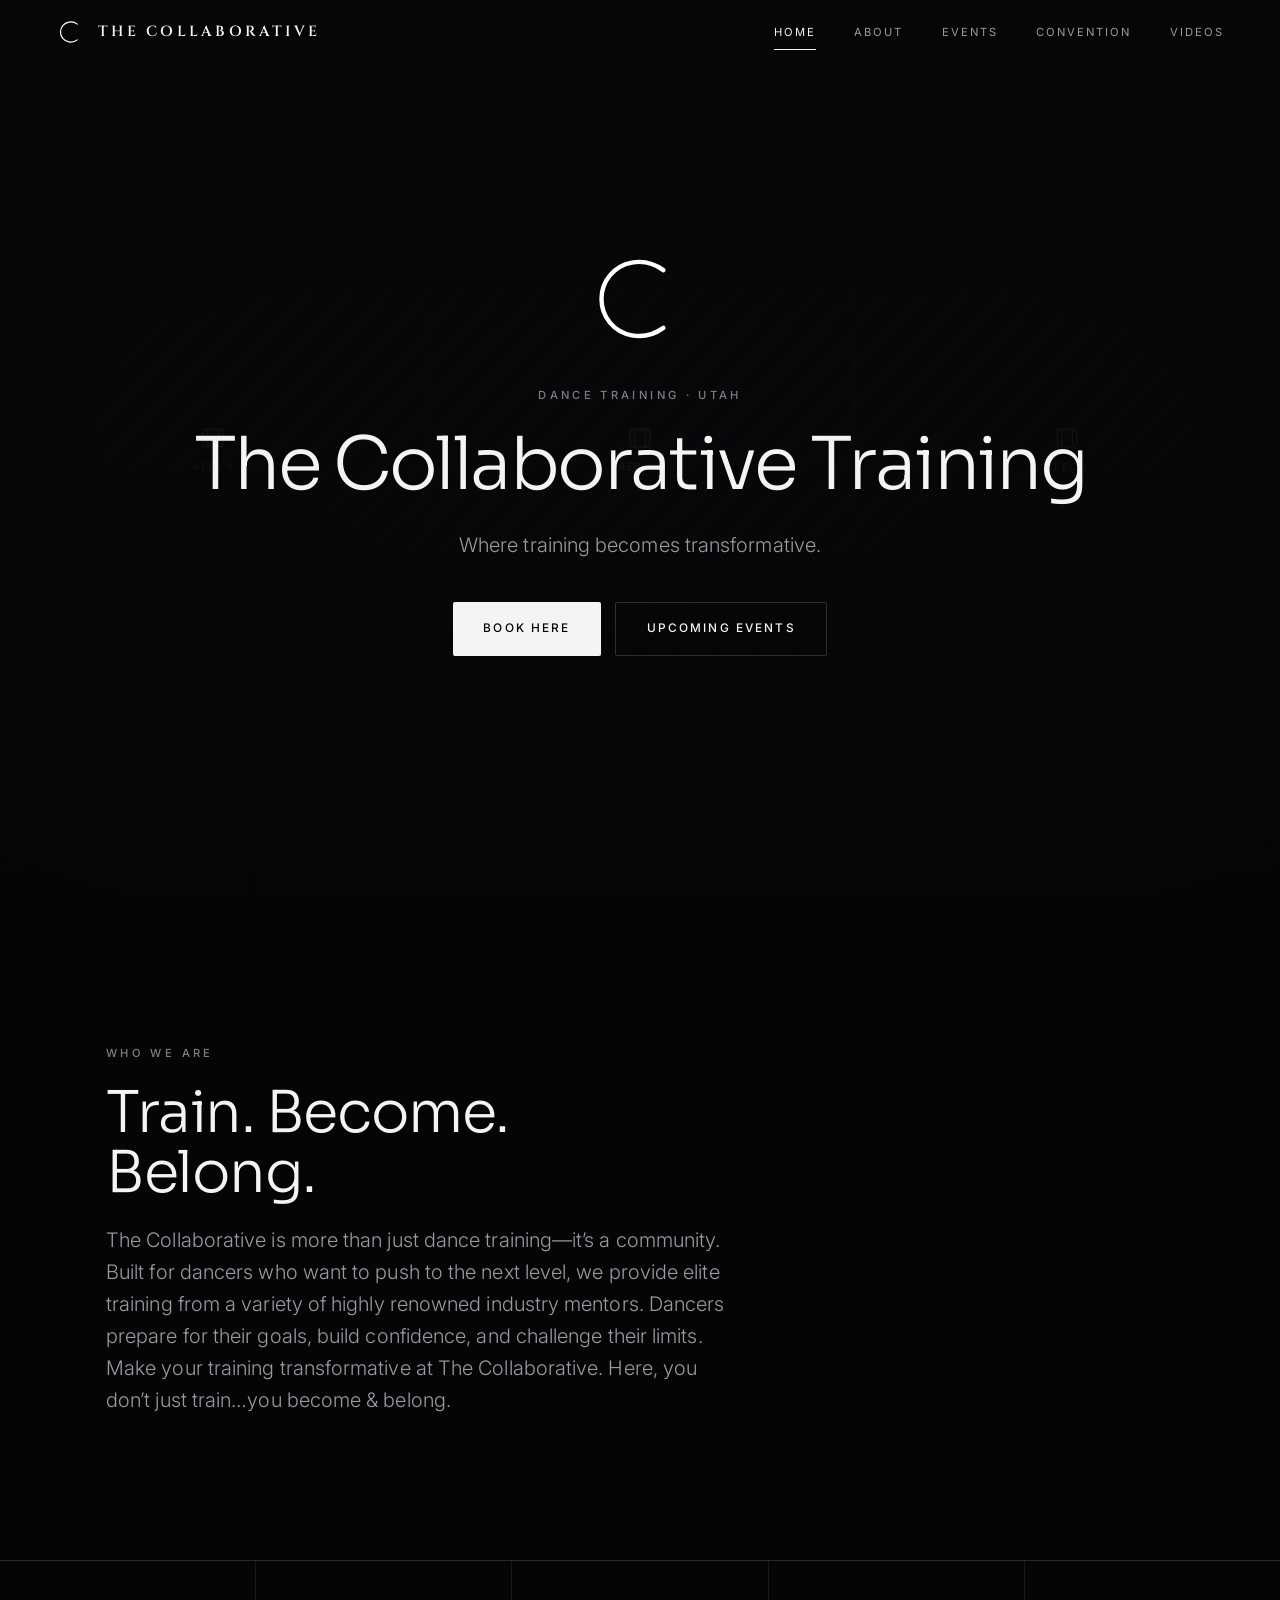
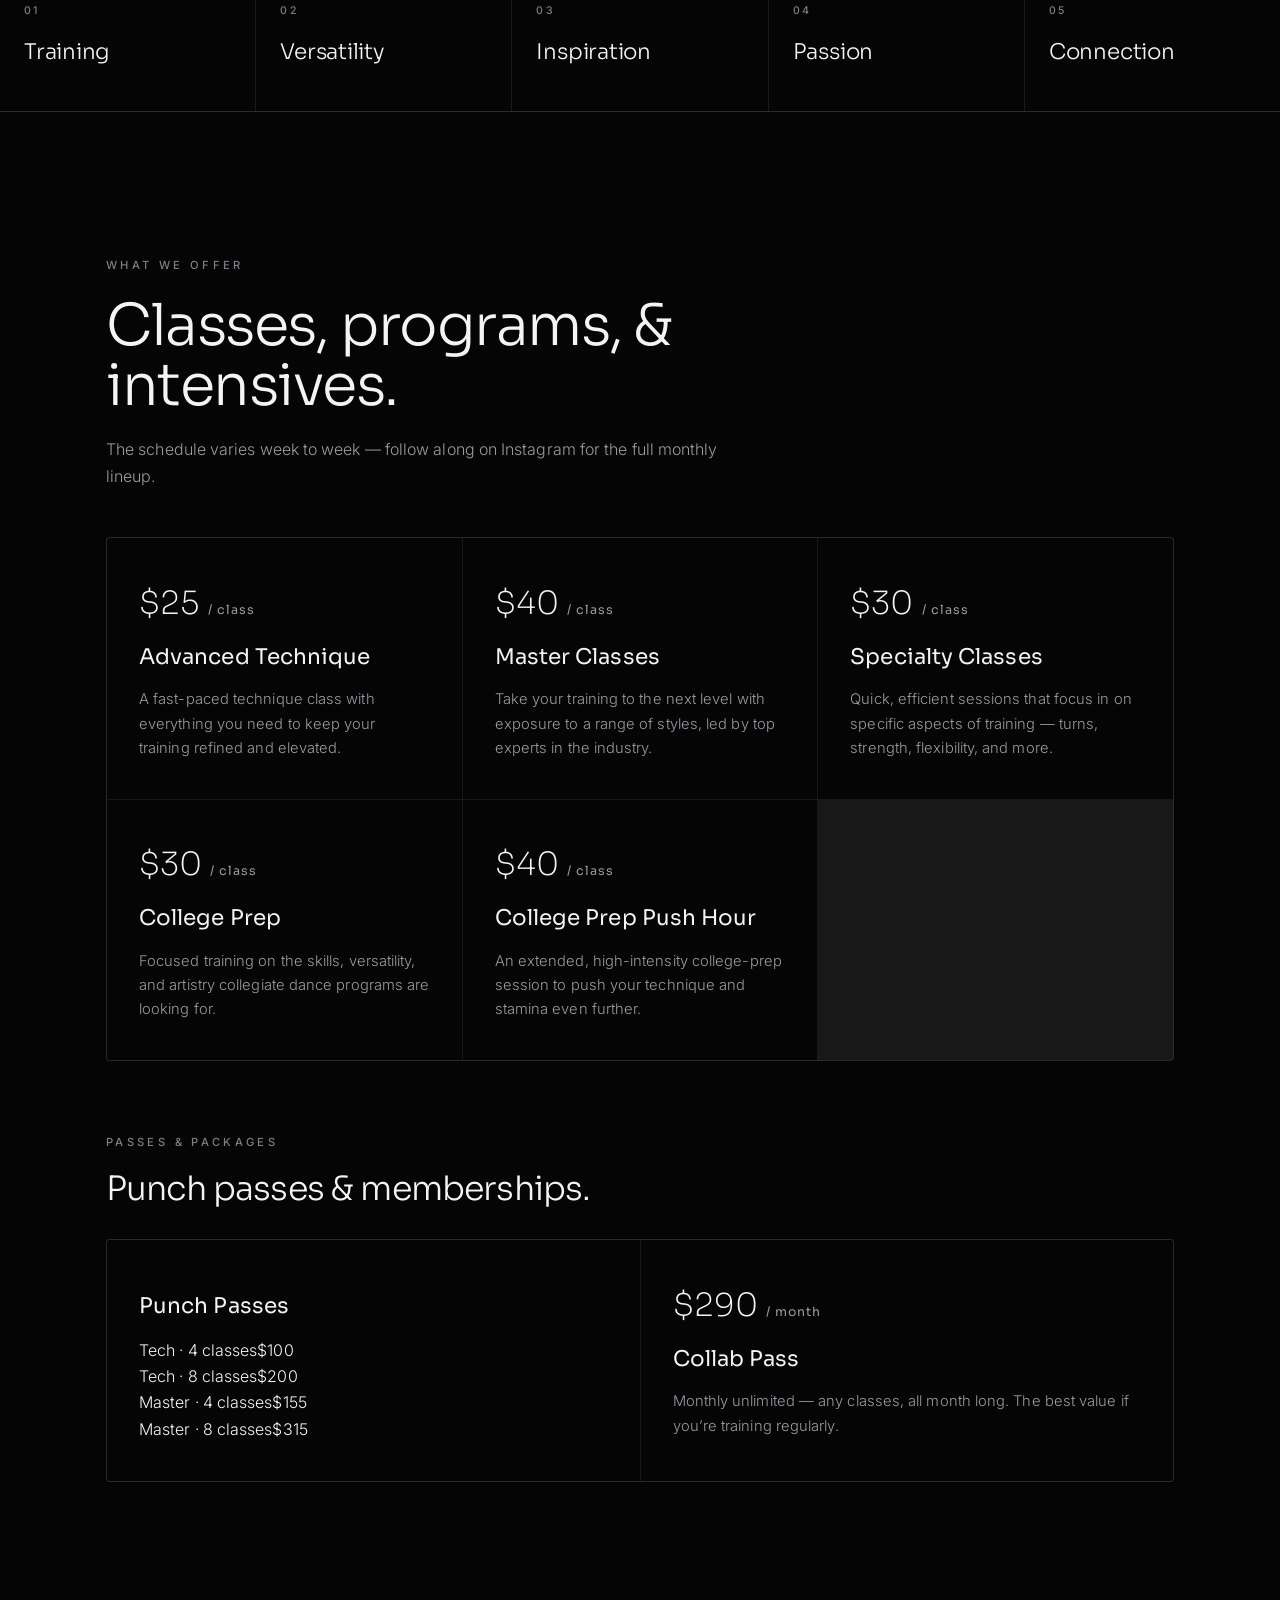
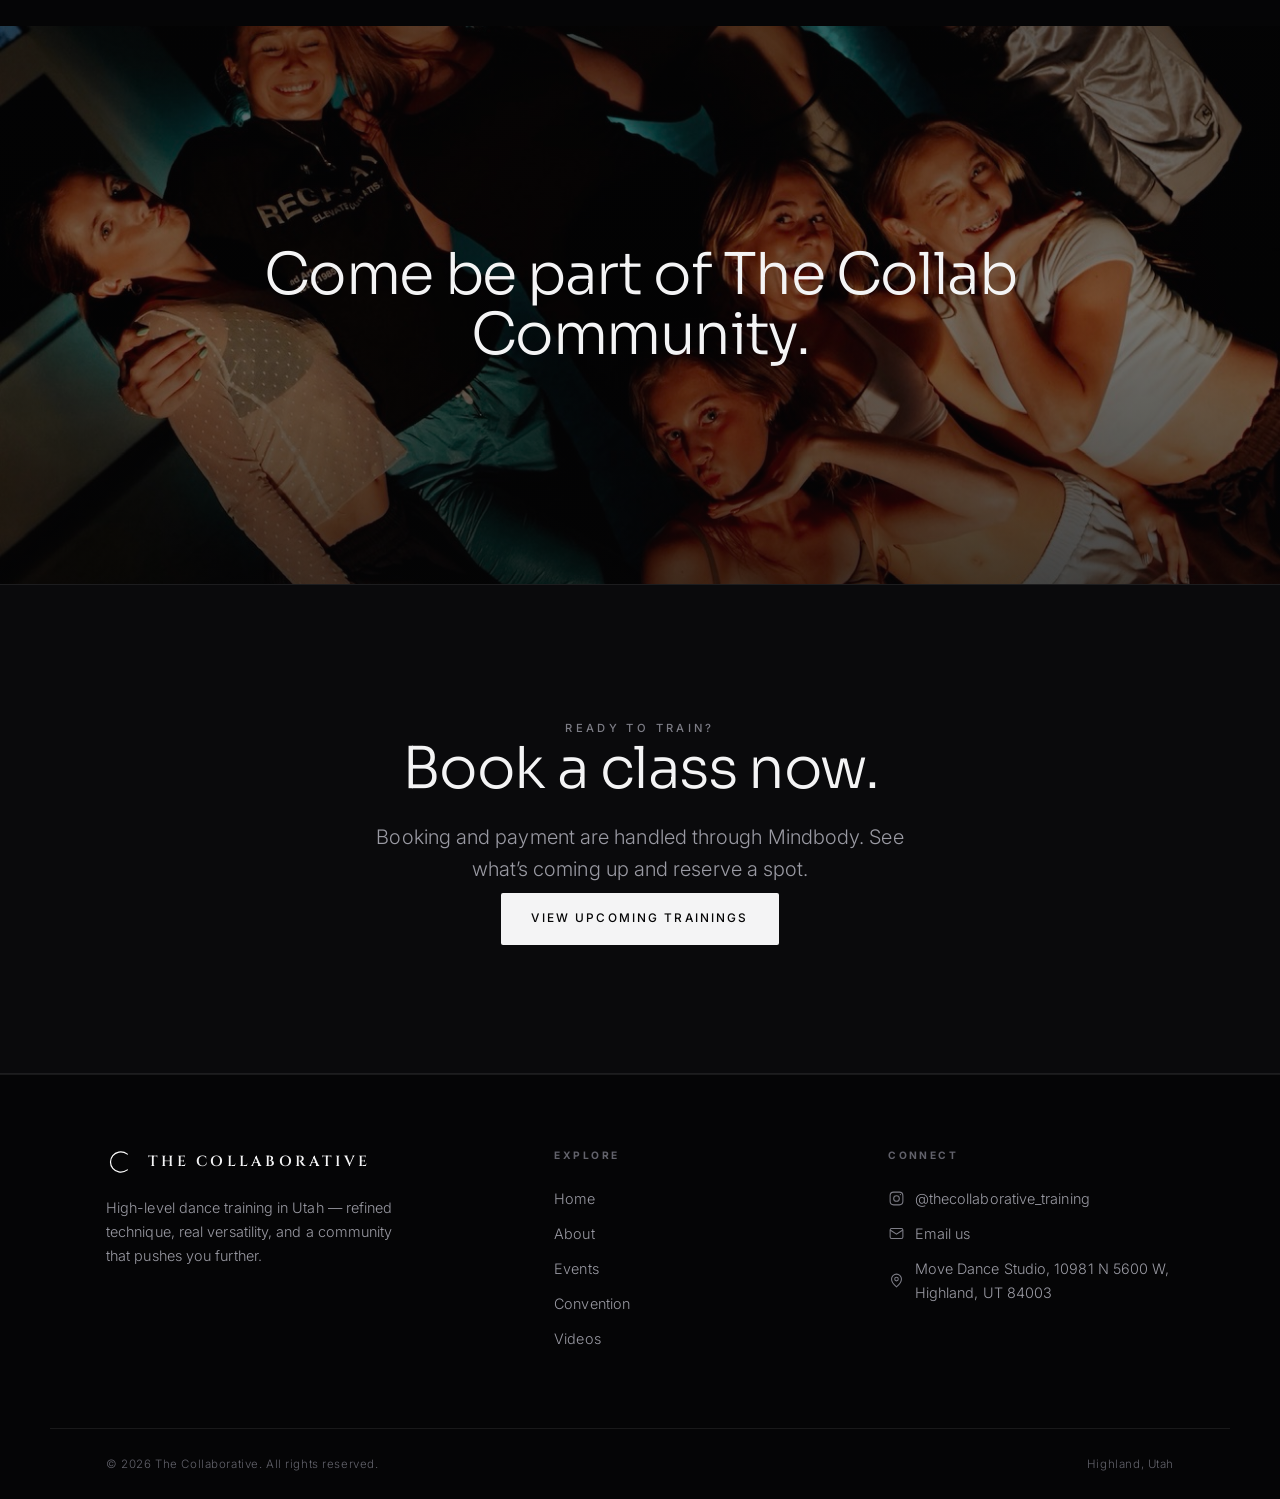
<file: index.html>
<!DOCTYPE html>
<html lang="en">
<head>
  <meta charset="UTF-8" />
  <meta name="viewport" content="width=device-width, initial-scale=1.0" />
  <title>The Collaborative — Dance Training · Utah</title>
  <meta name="description" content="The Collaborative is high-level dance training in Utah — refined technique, master classes, and specialty intensives led by industry experts." />
  <link rel="icon" type="image/svg+xml" href="assets/logo-mark.svg" />
  <link rel="stylesheet" href="css/styles.css" />
</head>
<body data-page="home">
  <div id="site-header"></div>

  <!-- ============================ HERO: WALL OF REELS ============================
       Your banner = up to 3 reels side-by-side, cropped to fill, dark overlay,
       logo on top. Drop your files at assets/reel-1.mp4 / reel-2.mp4 / reel-3.mp4
       (vertical reels work best). Until then, styled placeholders show.
       Delete the "Add reel" tags once your videos are in.
  -->
  <section class="hero">
    <div class="hero__reels" aria-hidden="true">
      <div class="reel">
        <div class="reel-ph">
          <svg viewBox="0 0 24 24" fill="none" stroke="currentColor" stroke-width="1.5"><rect x="3" y="4" width="18" height="16" rx="2"/><path d="M7 4v16M17 4v16"/></svg>
          <span>Reel 1</span>
        </div>
        <video autoplay muted loop playsinline><source src="assets/reel-1.mp4" type="video/mp4" /></video>
      </div>
      <div class="reel">
        <div class="reel-ph">
          <svg viewBox="0 0 24 24" fill="none" stroke="currentColor" stroke-width="1.5"><rect x="3" y="4" width="18" height="16" rx="2"/><path d="M7 4v16M17 4v16"/></svg>
          <span>Reel 2</span>
        </div>
        <video autoplay muted loop playsinline><source src="assets/reel-2.mp4" type="video/mp4" /></video>
      </div>
      <div class="reel">
        <div class="reel-ph">
          <svg viewBox="0 0 24 24" fill="none" stroke="currentColor" stroke-width="1.5"><rect x="3" y="4" width="18" height="16" rx="2"/><path d="M7 4v16M17 4v16"/></svg>
          <span>Reel 3</span>
        </div>
        <video autoplay muted loop playsinline><source src="assets/reel-3.mp4" type="video/mp4" /></video>
      </div>
    </div>
    <div class="hero__scrim"></div>

    <div class="hero__inner">
      <img class="hero__logo" src="assets/logo-mark.svg" alt="The Collaborative" />
      <span class="eyebrow">Dance Training · Utah</span>
      <h1 class="display">The Collaborative Training</h1>
      <p class="lead">Where training becomes transformative.</p>
      <div class="hero__cta">
        <a class="btn btn--solid" data-mindbody href="#" target="_blank" rel="noopener">Book Here</a>
        <a class="btn btn--ghost" href="events.html">Upcoming Events</a>
      </div>
    </div>
  </section>

  <!-- ============================ INTRO ============================ -->
  <section class="section">
    <div class="wrap">
      <div class="intro reveal">
        <span class="eyebrow">Who we are</span>
        <h2 class="display">Train. Become. Belong.</h2>
        <p class="lead">The Collaborative is more than just dance training—it’s a community. Built for dancers who want to push to the next level, we provide elite training from a variety of highly renowned industry mentors. Dancers prepare for their goals, build confidence, and challenge their limits. Make your training transformative at The Collaborative. Here, you don’t just train…you become &amp; belong.</p>
      </div>
    </div>
  </section>

  <!-- ============================ VALUES ============================ -->
  <ul class="values reveal">
    <li><span class="num">01</span><span class="word">Training</span></li>
    <li><span class="num">02</span><span class="word">Versatility</span></li>
    <li><span class="num">03</span><span class="word">Inspiration</span></li>
    <li><span class="num">04</span><span class="word">Passion</span></li>
    <li><span class="num">05</span><span class="word">Connection</span></li>
  </ul>

  <!-- ============================ CLASSES ============================ -->
  <section class="section">
    <div class="wrap">
      <div class="intro reveal" style="margin-bottom:3rem">
        <span class="eyebrow">What we offer</span>
        <h2 class="display">Classes, programs, &amp; intensives.</h2>
        <p class="muted">The schedule varies week to week — follow along on Instagram for the full monthly lineup.</p>
      </div>

      <div class="cards cards--3 reveal">
        <article class="card">
          <div class="card__price">$25 <small>/ class</small></div>
          <h3>Advanced Technique</h3>
          <p>A fast-paced technique class with everything you need to keep your training refined and elevated.</p>
        </article>
        <article class="card">
          <div class="card__price">$40 <small>/ class</small></div>
          <h3>Master Classes</h3>
          <p>Take your training to the next level with exposure to a range of styles, led by top experts in the industry.</p>
        </article>
        <article class="card">
          <div class="card__price">$30 <small>/ class</small></div>
          <h3>Specialty Classes</h3>
          <p>Quick, efficient sessions that focus in on specific aspects of training — turns, strength, flexibility, and more.</p>
        </article>
        <article class="card">
          <div class="card__price">$30 <small>/ class</small></div>
          <h3>College Prep</h3>
          <p>Focused training on the skills, versatility, and artistry collegiate dance programs are looking for.</p>
        </article>
        <article class="card">
          <div class="card__price">$40 <small>/ class</small></div>
          <h3>College Prep Push Hour</h3>
          <p>An extended, high-intensity college-prep session to push your technique and stamina even further.</p>
        </article>
      </div>

      <div class="intro reveal" style="margin:4.5rem 0 2rem">
        <span class="eyebrow">Passes &amp; packages</span>
        <h3 class="display">Punch passes &amp; memberships.</h3>
      </div>

      <div class="cards cards--2 reveal">
        <article class="card">
          <h3>Punch Passes</h3>
          <ul class="pricelist">
            <li><span>Tech · 4 classes</span><span class="pricelist__p">$100</span></li>
            <li><span>Tech · 8 classes</span><span class="pricelist__p">$200</span></li>
            <li><span>Master · 4 classes</span><span class="pricelist__p">$155</span></li>
            <li><span>Master · 8 classes</span><span class="pricelist__p">$315</span></li>
          </ul>
        </article>
        <article class="card">
          <div class="card__price">$290 <small>/ month</small></div>
          <h3>Collab Pass</h3>
          <p>Monthly unlimited — any classes, all month long. The best value if you’re training regularly.</p>
        </article>
      </div>
    </div>
  </section>

  <!-- ============================ STATEMENT (full-bleed photo) ============================ -->
  <section class="photoband">
    <img src="assets/photos/group.jpg" alt="Dancers at The Collaborative" loading="lazy" />
    <div class="photoband__scrim"></div>
    <div class="photoband__inner reveal">
      <h2 class="display statement">Come be part of The Collab Community.</h2>
    </div>
  </section>

  <!-- ============================ CTA BAND ============================ -->
  <section class="band">
    <div class="wrap reveal">
      <span class="eyebrow">Ready to train?</span>
      <h2 class="display">Book a class now.</h2>
      <p class="lead" style="max-width:44ch;margin-inline:auto">Booking and payment are handled through Mindbody. See what’s coming up and reserve a spot.</p>
      <a class="btn btn--gold" href="events.html">View Upcoming Trainings</a>
    </div>
  </section>

  <div id="site-footer"></div>
  <script src="js/main.js"></script>
  <script>
    // point any [data-mindbody] button at the Mindbody booking link
    document.addEventListener('DOMContentLoaded', () => setTimeout(() => {
      if (window.CONTACT) document.querySelectorAll('[data-mindbody]').forEach(a => a.href = window.CONTACT.mindbody);
    }, 0));
  </script>
</body>
</html>
</file>
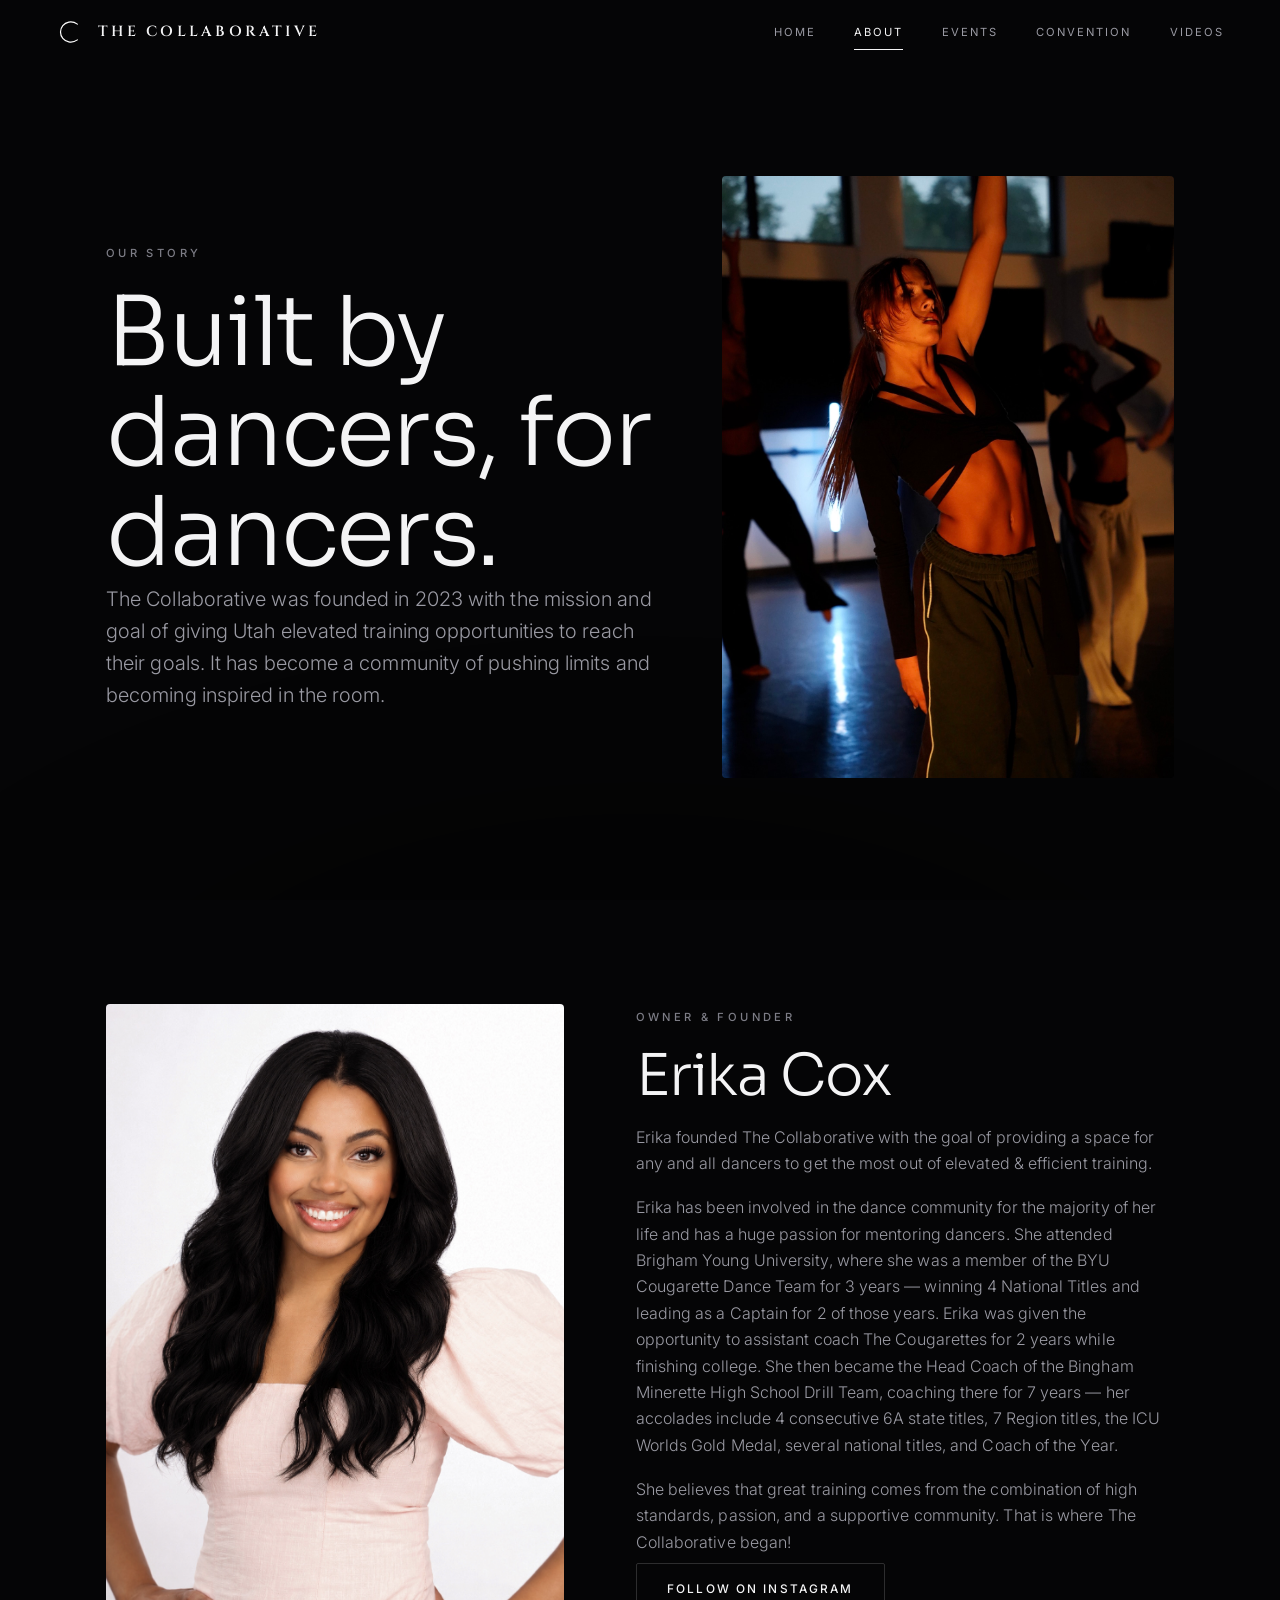
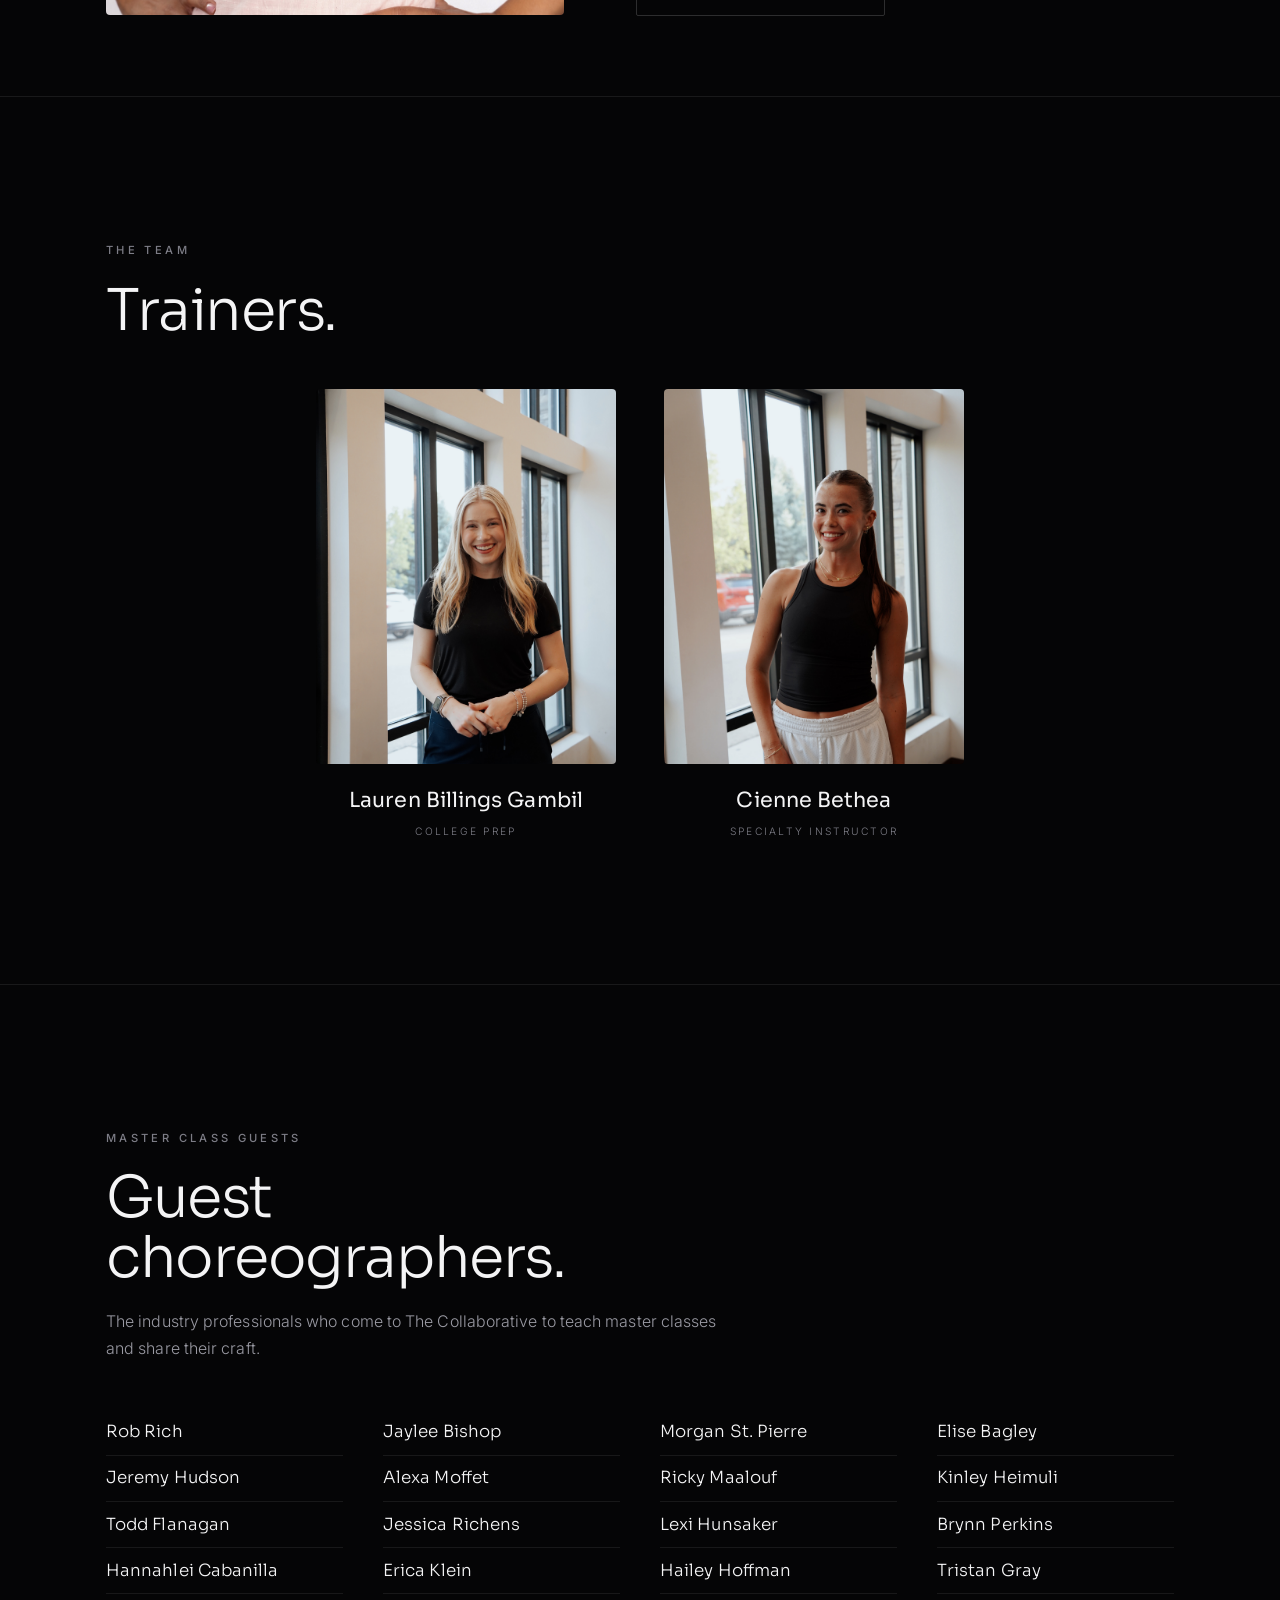
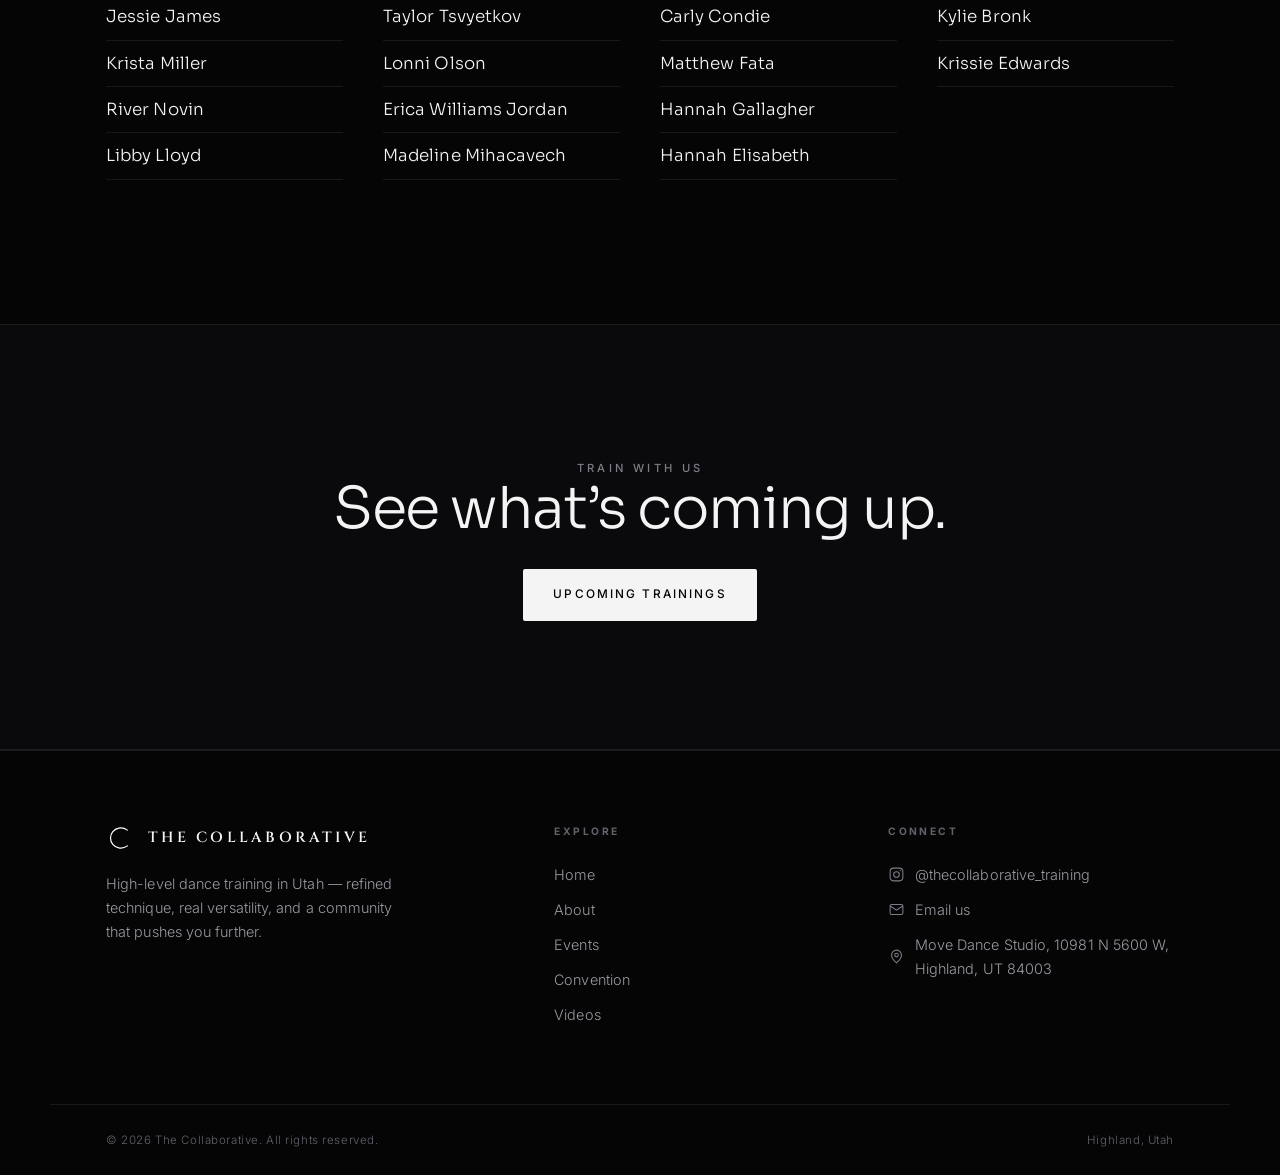
<file: about.html>
<!DOCTYPE html>
<html lang="en">
<head>
  <meta charset="UTF-8" />
  <meta name="viewport" content="width=device-width, initial-scale=1.0" />
  <title>About — The Collaborative</title>
  <meta name="description" content="Meet Erika Cox, founder of The Collaborative, and the team of guest instructors training Utah's dancers." />
  <link rel="icon" type="image/svg+xml" href="assets/logo-mark.svg" />
  <link rel="stylesheet" href="css/styles.css" />
</head>
<body data-page="about">
  <div id="site-header"></div>

  <!-- ============================ PAGE INTRO ============================ -->
  <section class="section" style="padding-top:clamp(7rem,18vw,11rem)">
    <div class="wrap about-hero">
      <div class="intro reveal">
        <span class="eyebrow">Our story</span>
        <h1 class="display">Built by dancers, for dancers.</h1>
        <p class="lead">The Collaborative was founded in 2023 with the mission and goal of giving Utah elevated training opportunities to reach their goals. It has become a community of pushing limits and becoming inspired in the room.</p>
      </div>
      <div class="about-hero__img reveal">
        <img src="assets/photos/solo-dancer.jpg" alt="Dancer at The Collaborative" loading="lazy" />
      </div>
    </div>
  </section>

  <!-- ============================ FOUNDER ============================ -->
  <section class="section section--tight">
    <div class="wrap">
      <div class="founder">
        <div class="founder__photo reveal">
          <img src="assets/photos/erika-cox.JPG" alt="Erika Cox"
               style="width:100%;aspect-ratio:3/4;object-fit:cover;object-position:center top;border-radius:var(--radius);display:block" />
        </div>
        <div class="reveal stack">
          <span class="eyebrow">Owner &amp; Founder</span>
          <h2 class="display">Erika Cox</h2>
          <p class="muted">Erika founded The Collaborative with the goal of providing a space for any and all dancers to get the most out of elevated &amp; efficient training.</p>
          <p class="muted">Erika has been involved in the dance community for the majority of her life and has a huge passion for mentoring dancers. She attended Brigham Young University, where she was a member of the BYU Cougarette Dance Team for 3 years — winning 4 National Titles and leading as a Captain for 2 of those years. Erika was given the opportunity to assistant coach The Cougarettes for 2 years while finishing college. She then became the Head Coach of the Bingham Minerette High School Drill Team, coaching there for 7 years — her accolades include 4 consecutive 6A state titles, 7 Region titles, the ICU Worlds Gold Medal, several national titles, and Coach of the Year.</p>
          <p class="muted">She believes that great training comes from the combination of high standards, passion, and a supportive community. That is where The Collaborative began!</p>
          <div style="display:flex;gap:0.9rem;flex-wrap:wrap;margin-top:0.5rem">
            <a class="btn btn--ghost" href="https://www.instagram.com/thecollaborative_training/" target="_blank" rel="noopener">Follow on Instagram</a>
          </div>
        </div>
      </div>
    </div>
  </section>

  <hr class="divider" />

  <!-- ============================ TEAM / INSTRUCTORS ============================
       Duplicate a .member block to add an instructor.
       Replace the placeholder with: <img src="assets/photos/name.JPG" alt="Name" />
  -->
  <section class="section">
    <div class="wrap">
      <div class="intro reveal" style="margin-bottom:3rem">
        <span class="eyebrow">The team</span>
        <h2 class="display">Trainers.</h2>
      </div>

      <div class="team team--duo">
        <article class="member member--center reveal">
          <div class="member__photo">
            <img src="assets/photos/lauren-billings-gambil.JPG" alt="Lauren Billings Gambil"
                style="width:100%;aspect-ratio:4/5;object-fit:cover;object-position:center 45%;border-radius:var(--radius);margin-bottom:1.2rem;display:block" />
          </div>
          <h3>Lauren Billings Gambil</h3>
          <p class="role">College Prep</p>
        </article>

        <article class="member member--center reveal">
          <div class="member__photo">
            <img src="assets/photos/cienne-bethea.JPG" alt="Cienne Bethea"
                 style="width:100%;aspect-ratio:4/5;object-fit:cover;object-position:center top;border-radius:var(--radius);margin-bottom:1.2rem;display:block" />
          </div>
          <h3>Cienne Bethea</h3>
          <p class="role">Specialty Instructor</p>
        </article>
        
      </div>
    </div>
  </section>

  <hr class="divider" />

  <!-- ============================ GUEST CHOREOGRAPHERS ============================
       Master class guests. Add a <li> per person.
  -->
  <section class="section">
    <div class="wrap">
      <div class="intro reveal" style="margin-bottom:3rem">
        <span class="eyebrow">Master class guests</span>
        <h2 class="display">Guest choreographers.</h2>
        <p class="muted">The industry professionals who come to The Collaborative to teach master classes and share their craft.</p>
      </div>

      <ul class="choreo-list reveal">
        <li>Rob Rich</li>
        <li>Jeremy Hudson</li>
        <li>Todd Flanagan</li>
        <li>Hannahlei Cabanilla</li>
        <li>Jessie James</li>
        <li>Krista Miller</li>
        <li>River Novin</li>
        <li>Libby Lloyd</li>
        <li>Jaylee Bishop</li>
        <li>Alexa Moffet</li>
        <li>Jessica Richens</li>
        <li>Erica Klein</li>
        <li>Taylor Tsvyetkov</li>
        <li>Lonni Olson</li>
        <li>Erica Williams Jordan</li>
        <li>Madeline Mihacavech</li>
        <li>Morgan St. Pierre</li>
        <li>Ricky Maalouf</li>
        <li>Lexi Hunsaker</li>
        <li>Hailey Hoffman</li>
        <li>Carly Condie</li>
        <li>Matthew Fata</li>
        <li>Hannah Gallagher</li>
        <li>Hannah Elisabeth</li>
        <li>Elise Bagley</li>
        <li>Kinley Heimuli</li>
        <li>Brynn Perkins</li>
        <li>Tristan Gray</li>
        <li>Kylie Bronk</li>
        <li>Krissie Edwards</li>
      </ul>
    </div>
  </section>

  <!-- ============================ CTA BAND ============================ -->
  <section class="band">
    <div class="wrap reveal">
      <span class="eyebrow">Train with us</span>
      <h2 class="display">See what’s coming up.</h2>
      <a class="btn btn--gold" href="events.html">Upcoming Trainings</a>
    </div>
  </section>

  <div id="site-footer"></div>
  <script src="js/main.js"></script>
</body>
</html>
</file>
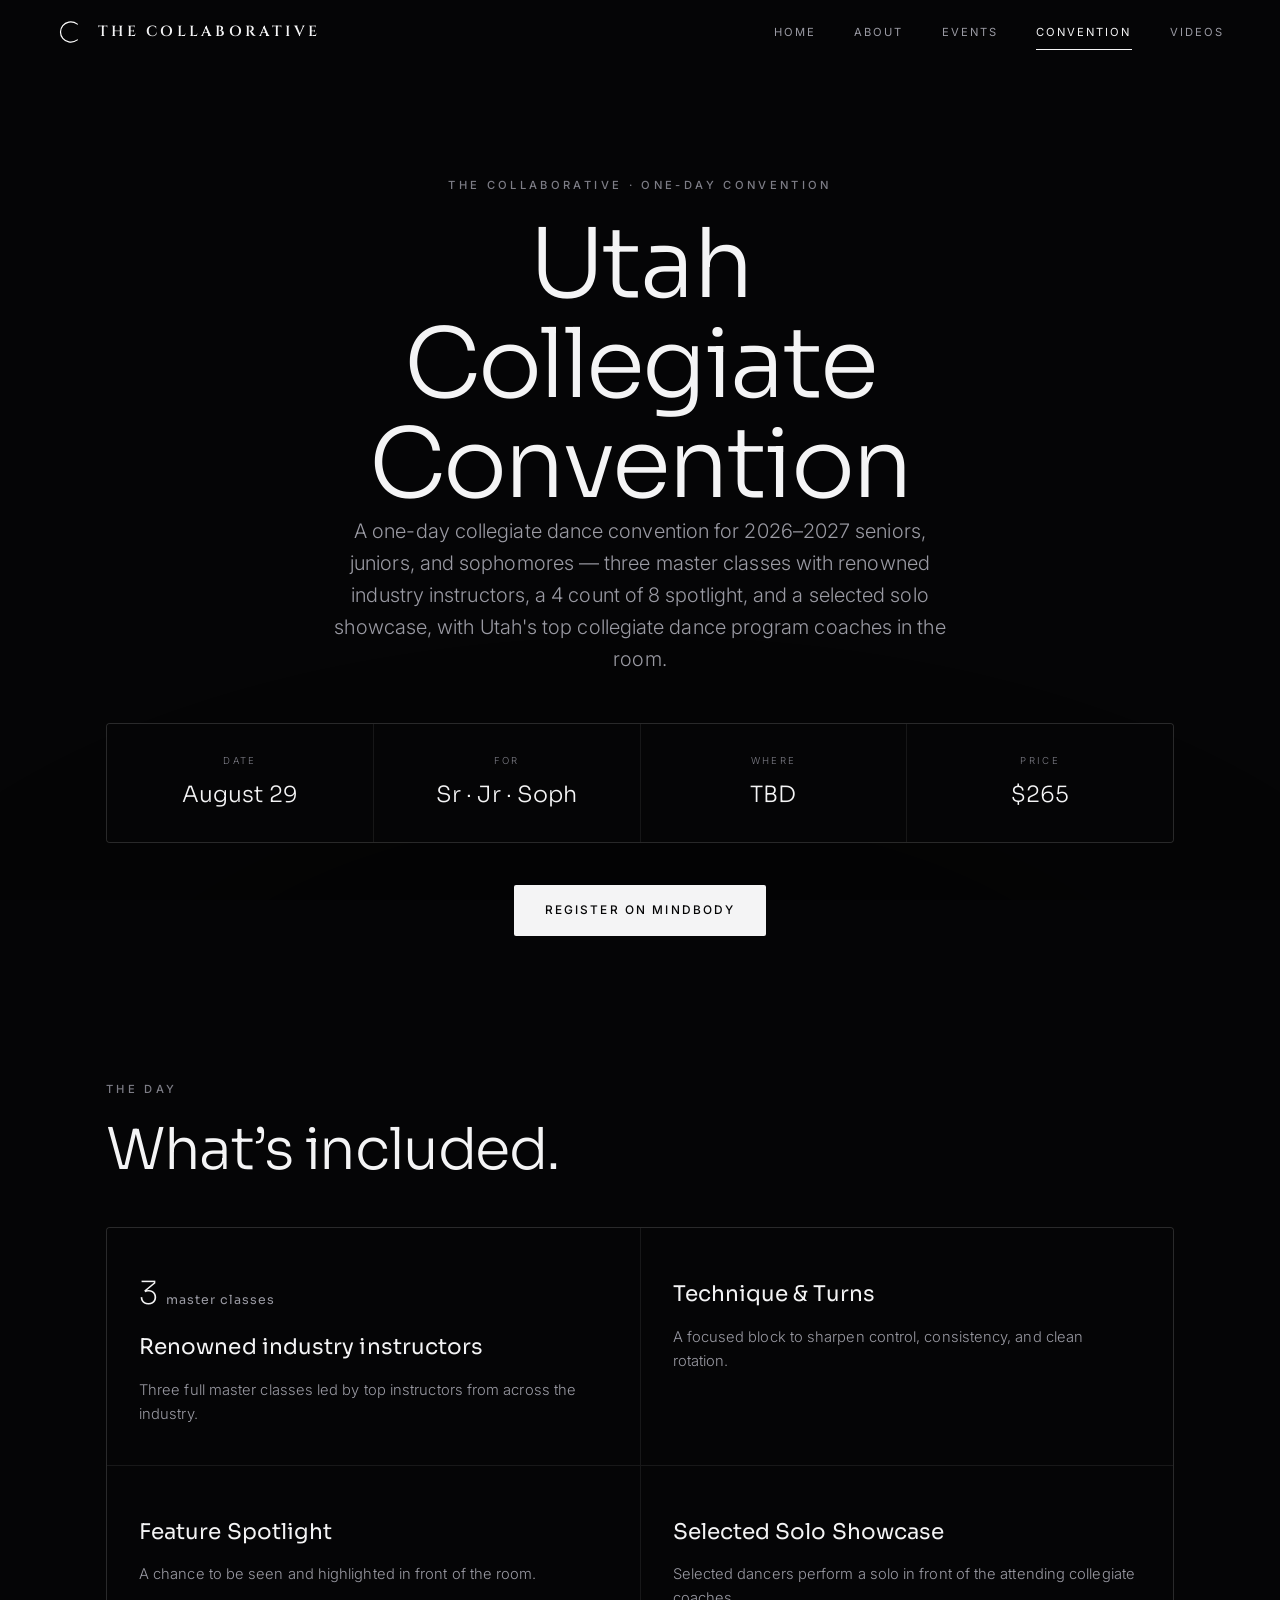
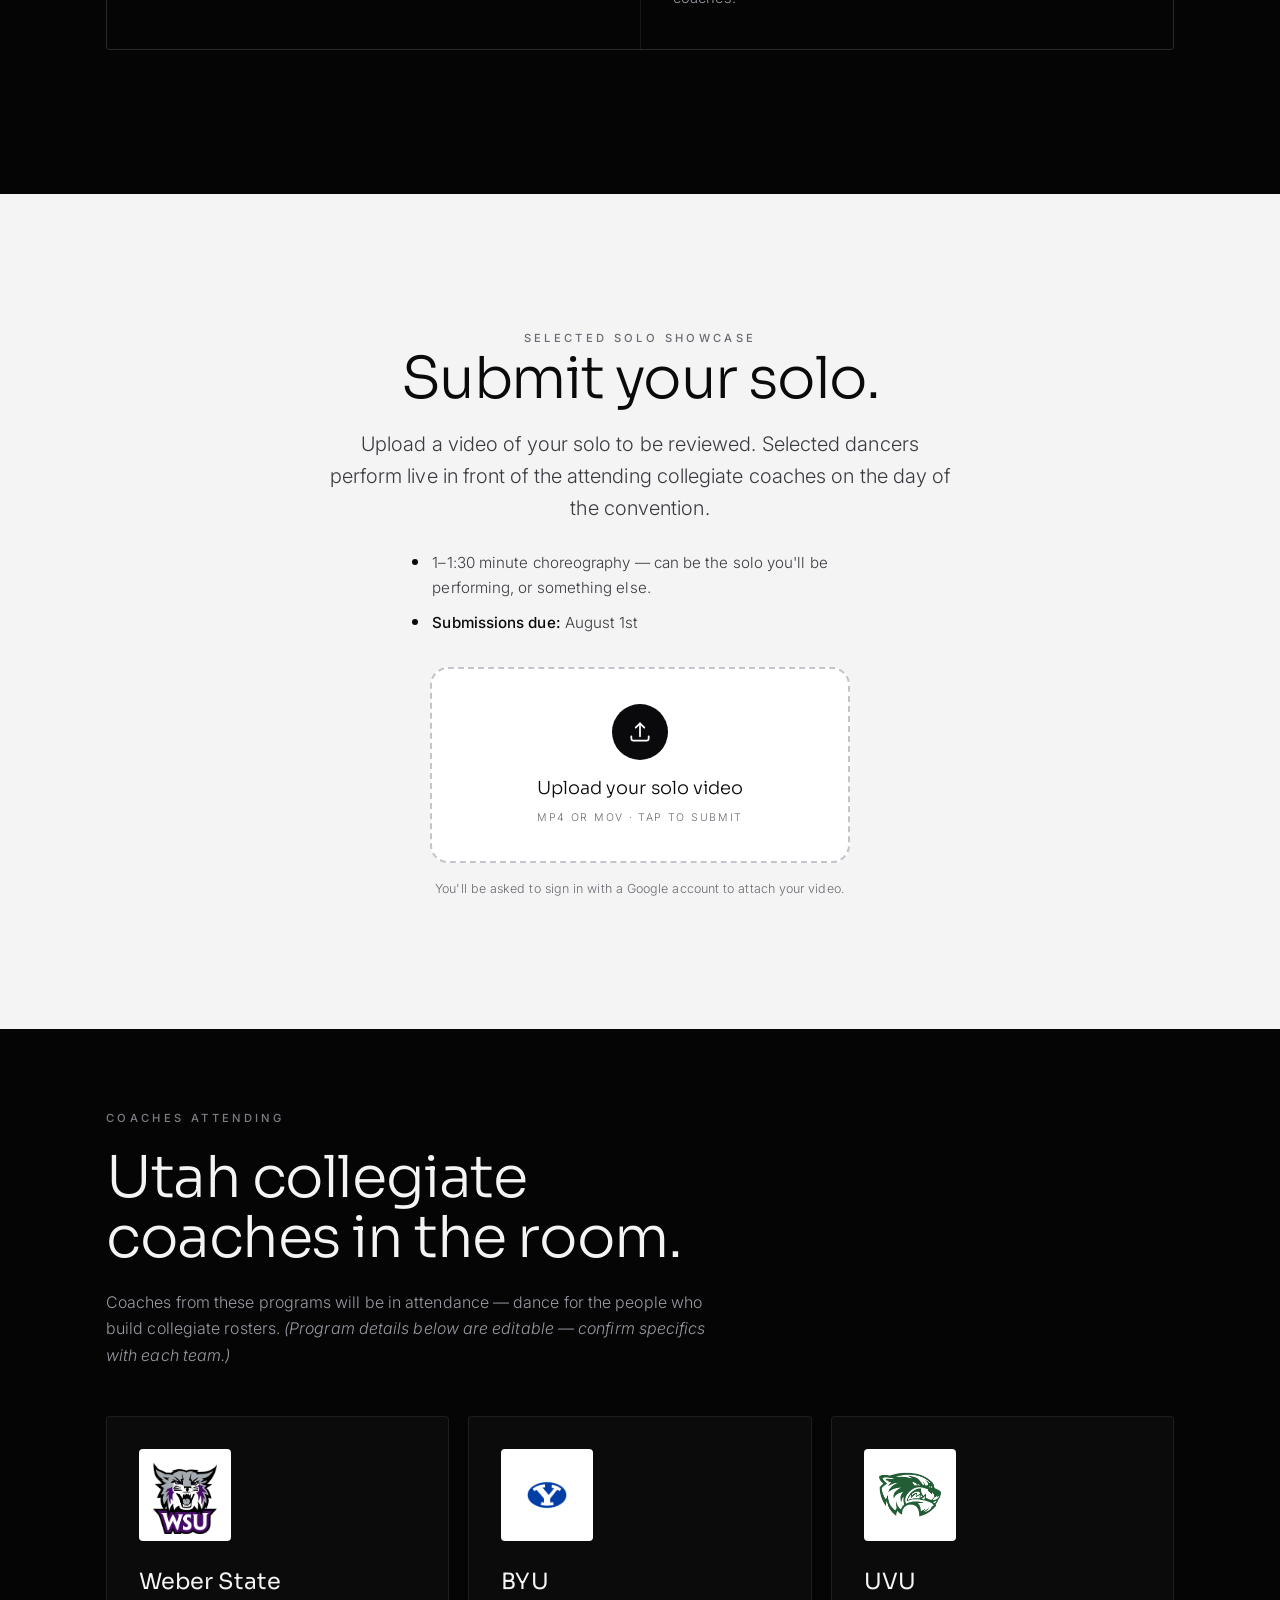
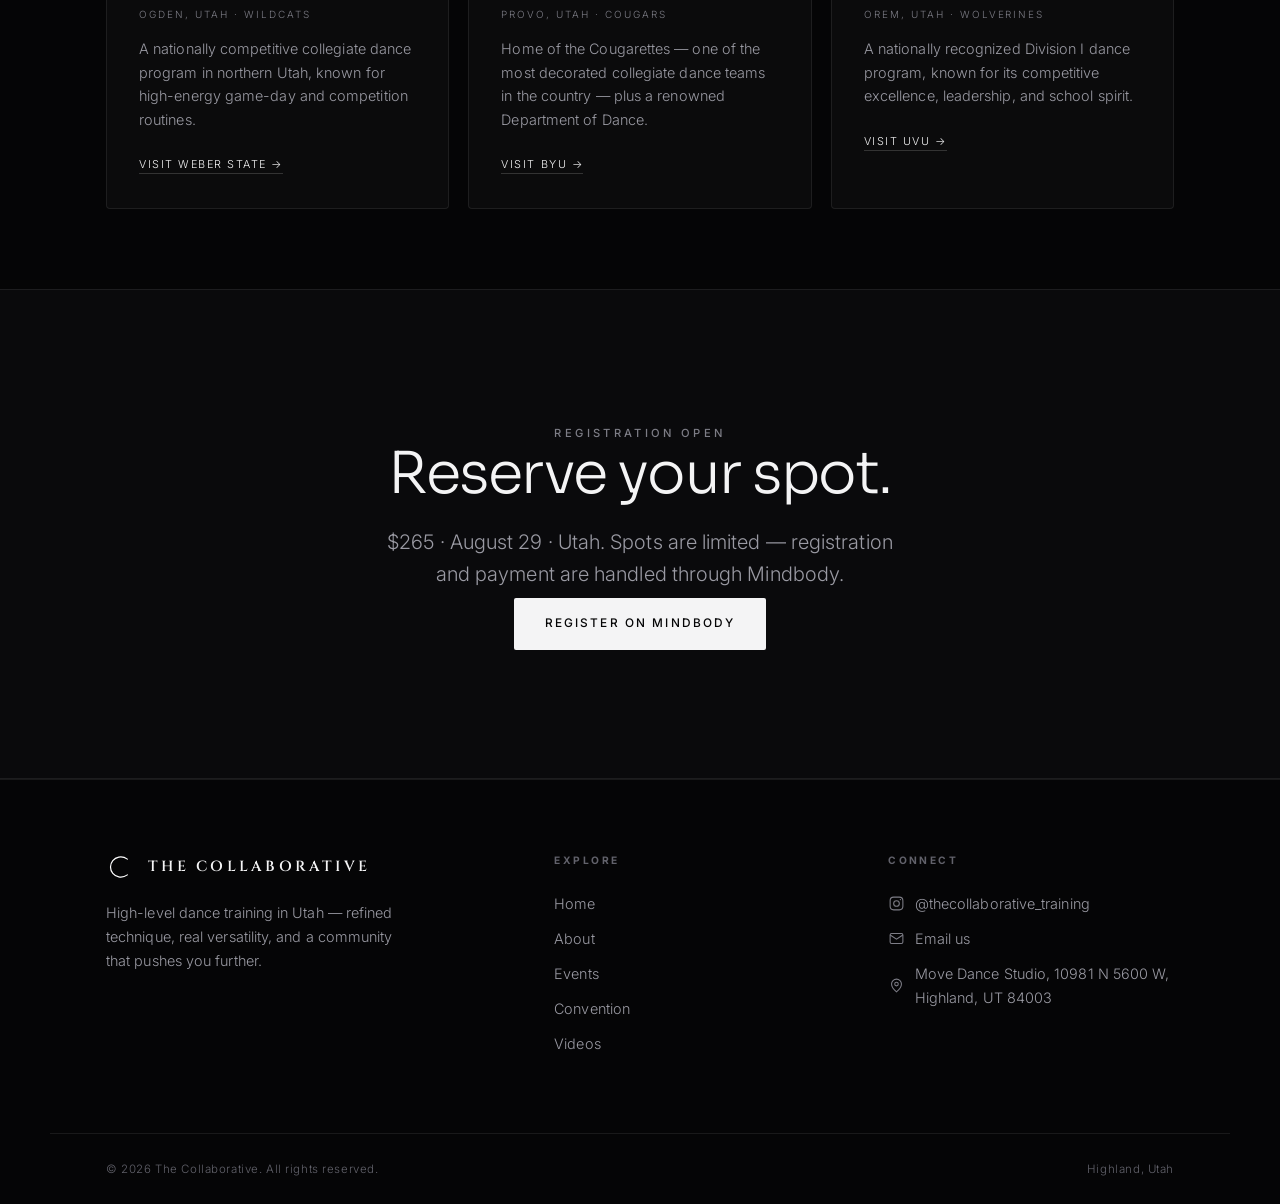
<file: collegiate.html>
<!DOCTYPE html>
<html lang="en">
<head>
  <meta charset="UTF-8" />
  <meta name="viewport" content="width=device-width, initial-scale=1.0" />
  <title>Utah Collegiate Convention — The Collaborative</title>
  <meta name="description" content="The Collaborative's Utah Collegiate Convention — a one-day collegiate dance convention on August 29 in Utah. Master classes, a 4 count of 8 spotlight, and a selected solo showcase, with Utah collegiate coaches from Weber State, BYU, and UVU attending." />
  <link rel="icon" type="image/svg+xml" href="assets/logo-mark.svg" />
  <link rel="stylesheet" href="css/styles.css" />
</head>
<body data-page="collegiate">
  <div id="site-header"></div>

  <!-- ============================ INTRO ============================ -->
  <section class="section" style="padding-top:clamp(7rem,18vw,11rem);padding-bottom:0">
    <div class="wrap">
      <div class="intro reveal center" style="margin-inline:auto">
        <span class="eyebrow">The Collaborative · One-Day Convention</span>
        <h1 class="display">Utah Collegiate Convention</h1>
        <p class="lead" style="margin-inline:auto">A one-day collegiate dance convention for 2026–2027 seniors, juniors, and sophomores — three master classes with renowned industry instructors, a 4 count of 8 spotlight, and a selected solo showcase, with Utah's top collegiate dance program coaches in the room.</p>
      </div>

      <div class="facts reveal">
        <div class="fact"><span class="fact__k">Date</span><span class="fact__v">August 29</span></div>
        <div class="fact"><span class="fact__k">For</span><span class="fact__v">Sr · Jr · Soph</span></div>
        <div class="fact"><span class="fact__k">Where</span><span class="fact__v">TBD</span></div>
        <div class="fact"><span class="fact__k">Price</span><span class="fact__v">$265</span></div>
      </div>

      <div class="center reveal" style="margin-top:2.6rem">
        <a class="btn btn--gold" data-mindbody href="#" target="_blank" rel="noopener">Register on Mindbody</a>
      </div>
    </div>
  </section>

  <!-- ============================ WHAT'S INCLUDED ============================ -->
  <section class="section">
    <div class="wrap">
      <div class="intro reveal" style="margin-bottom:3rem">
        <span class="eyebrow">The day</span>
        <h2 class="display">What’s included.</h2>
      </div>
      <div class="cards cards--2 reveal">
        <article class="card">
          <div class="card__price">3 <small>master classes</small></div>
          <h3>Renowned industry instructors</h3>
          <p>Three full master classes led by top instructors from across the industry.</p>
        </article>
        <article class="card">
          <h3>Technique &amp; Turns</h3>
          <p>A focused block to sharpen control, consistency, and clean rotation.</p>
        </article>
        <article class="card">
          <h3>Feature Spotlight</h3>
          <p>A chance to be seen and highlighted in front of the room.</p>
        </article>
        <article class="card">
          <h3>Selected Solo Showcase</h3>
          <p>Selected dancers perform a solo in front of the attending collegiate coaches.</p>
        </article>
      </div>
    </div>
  </section>

  <!-- ============================ SUBMIT YOUR SOLO (inverted / white) ============================
       Dancers upload a solo video to be reviewed for the Selected Solo Showcase.
       The button opens a Google Form that has a "File upload" question — every
       video lands automatically in a Google Drive folder you can browse, plus a
       response spreadsheet. Paste your form link into CONTACT.soloForm in js/main.js.
       (Google requires uploaders to be signed into a Google account.)
  -->
  <section class="solo">
    <div class="wrap reveal center">
      <span class="eyebrow">Selected Solo Showcase</span>
      <h2 class="display">Submit your solo.</h2>
      <p class="lead" style="margin-inline:auto">Upload a video of your solo to be reviewed. Selected dancers perform live in front of the attending collegiate coaches on the day of the convention.</p>

      <ul class="solo-reqs">
        <li>1–1:30 minute choreography — can be the solo you'll be performing, or something else.</li>
        <li><strong>Submissions due:</strong> August 1st</li>
      </ul>

      <a class="uploader" data-solo href="#" target="_blank" rel="noopener">
        <span class="uploader__icon">
          <svg viewBox="0 0 24 24" fill="none" stroke="currentColor" stroke-width="1.6" stroke-linecap="round" stroke-linejoin="round"><path d="M12 16V4"/><path d="M8 8l4-4 4 4"/><path d="M4 16v2a2 2 0 0 0 2 2h12a2 2 0 0 0 2-2v-2"/></svg>
        </span>
        <span class="uploader__title">Upload your solo video</span>
        <span class="uploader__hint">MP4 or MOV · tap to submit</span>
      </a>

      <p class="solo__note">You'll be asked to sign in with a Google account to attach your video.</p>
    </div>
  </section>

  <!-- ============================ COACHES / COLLEGES ============================
       Add a college: copy a .college block. Drop in real team logos later by
       replacing the .college__mark letter with <img src="assets/colleges/x.svg">.
  -->
  <section class="section section--tight">
    <div class="wrap">
      <div class="intro reveal" style="margin-bottom:3rem">
        <span class="eyebrow">Coaches attending</span>
        <h2 class="display">Utah collegiate coaches in the room.</h2>
        <p class="muted">Coaches from these programs will be in attendance — dance for the people who build collegiate rosters. <em>(Program details below are editable — confirm specifics with each team.)</em></p>
      </div>

      <div class="colleges reveal">
        <article class="college">
          <div class="college__mark"><img src="assets/colleges/weber.png" alt="Weber State Wildcats" loading="lazy" /></div>
          <h3>Weber State</h3>
          <p class="loc">Ogden, Utah · Wildcats</p>
          <p>A nationally competitive collegiate dance program in northern Utah, known for high-energy game-day and competition routines.</p>
          <a class="link" href="https://www.weber.edu" target="_blank" rel="noopener">Visit Weber State →</a>
        </article>

        <article class="college">
          <div class="college__mark"><img src="assets/colleges/byu.png" alt="BYU Cougars" loading="lazy" /></div>
          <h3>BYU</h3>
          <p class="loc">Provo, Utah · Cougars</p>
          <p>Home of the Cougarettes — one of the most decorated collegiate dance teams in the country — plus a renowned Department of Dance.</p>
          <a class="link" href="https://www.byu.edu" target="_blank" rel="noopener">Visit BYU →</a>
        </article>

        <article class="college">
          <div class="college__mark"><img src="assets/colleges/uvu.png" alt="UVU Wolverines" loading="lazy" /></div>
          <h3>UVU</h3>
          <p class="loc">Orem, Utah · Wolverines</p>
          <p>A nationally recognized Division I dance program, known for its competitive excellence, leadership, and school spirit.</p>
          <a class="link" href="https://www.uvu.edu" target="_blank" rel="noopener">Visit UVU →</a>
        </article>
      </div>
    </div>
  </section>

  <!-- ============================ CTA BAND ============================ -->
  <section class="band">
    <div class="wrap reveal">
      <span class="eyebrow">Registration open</span>
      <h2 class="display">Reserve your spot.</h2>
      <p class="lead" style="max-width:44ch;margin-inline:auto">$265 · August 29 · Utah. Spots are limited — registration and payment are handled through Mindbody.</p>
      <a class="btn btn--gold" data-mindbody href="#" target="_blank" rel="noopener">Register on Mindbody</a>
    </div>
  </section>

  <div id="site-footer"></div>
  <script src="js/main.js"></script>
  <script>
    document.addEventListener('DOMContentLoaded', () => setTimeout(() => {
      if (!window.CONTACT) return;
      document.querySelectorAll('[data-mindbody]').forEach(a => a.href = window.CONTACT.mindbody);
      document.querySelectorAll('[data-solo]').forEach(a => a.href = window.CONTACT.soloForm);
    }, 0));
  </script>
</body>
</html>
</file>
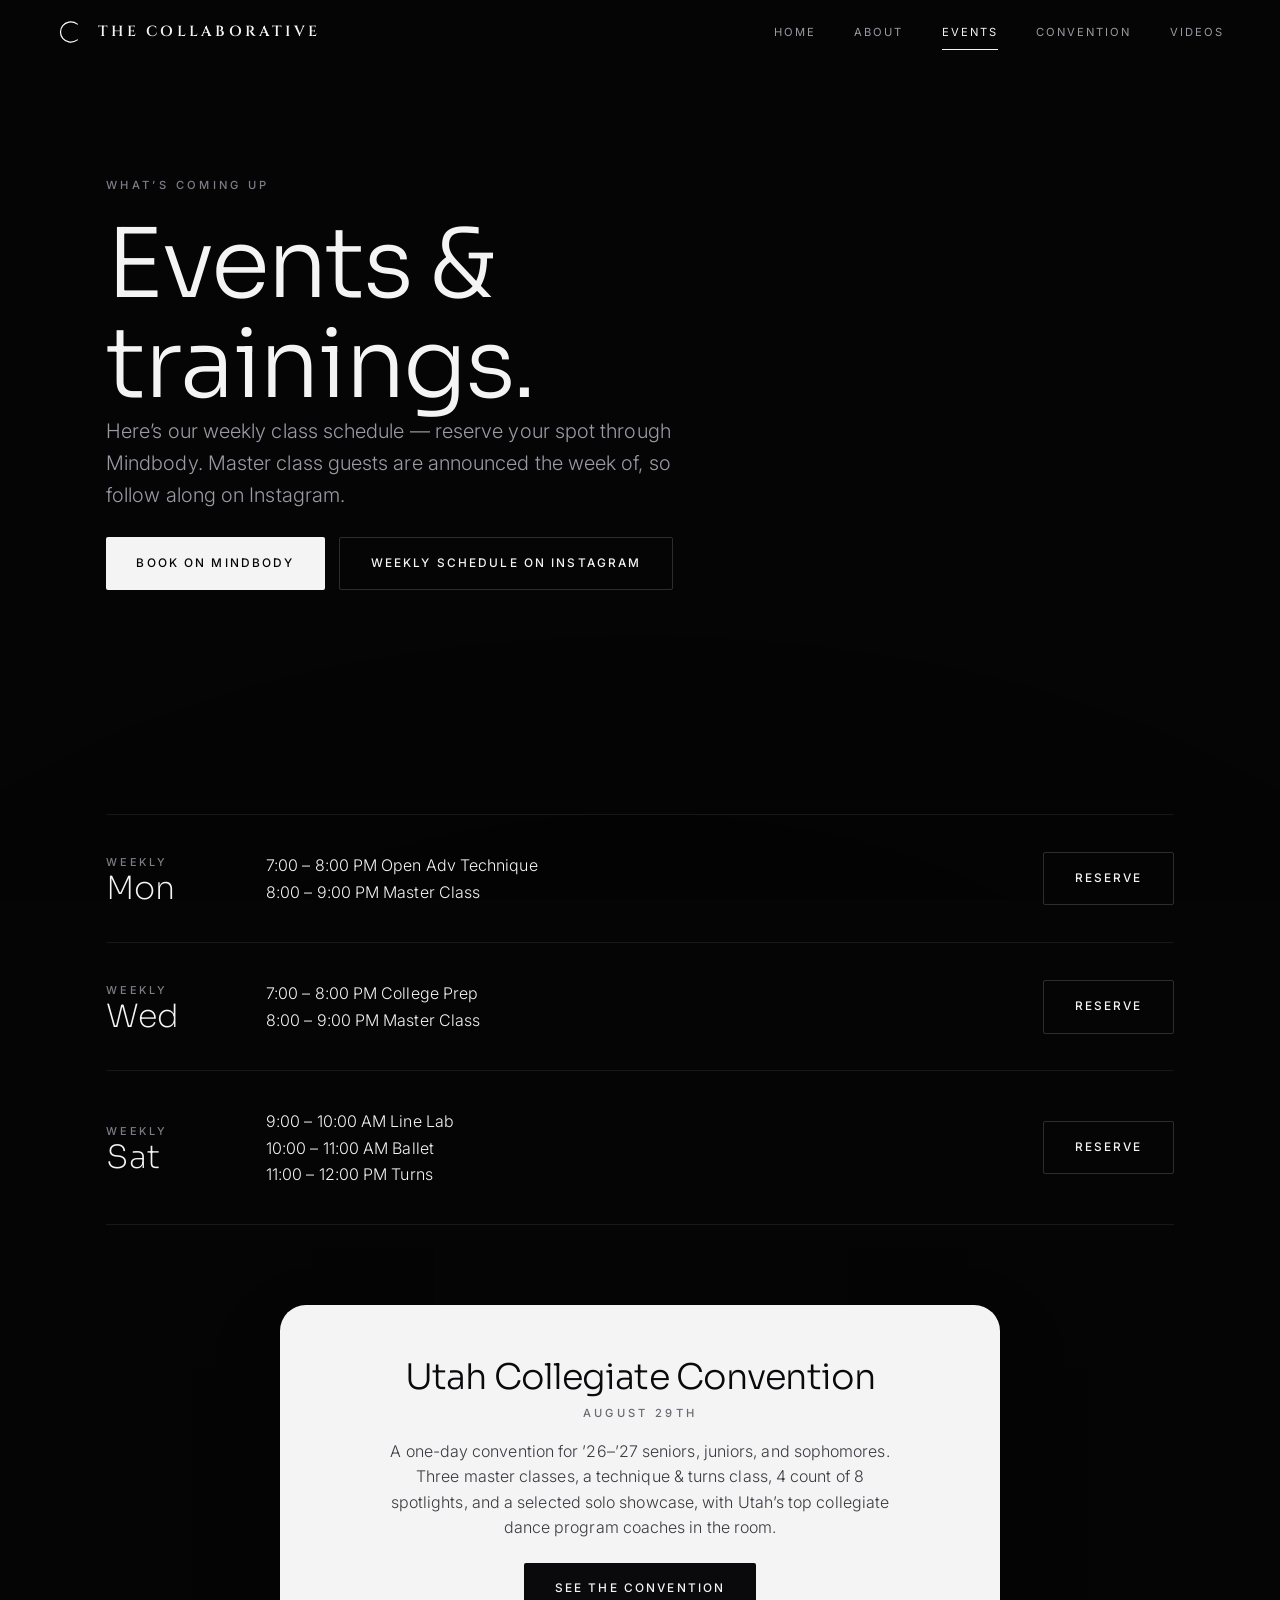
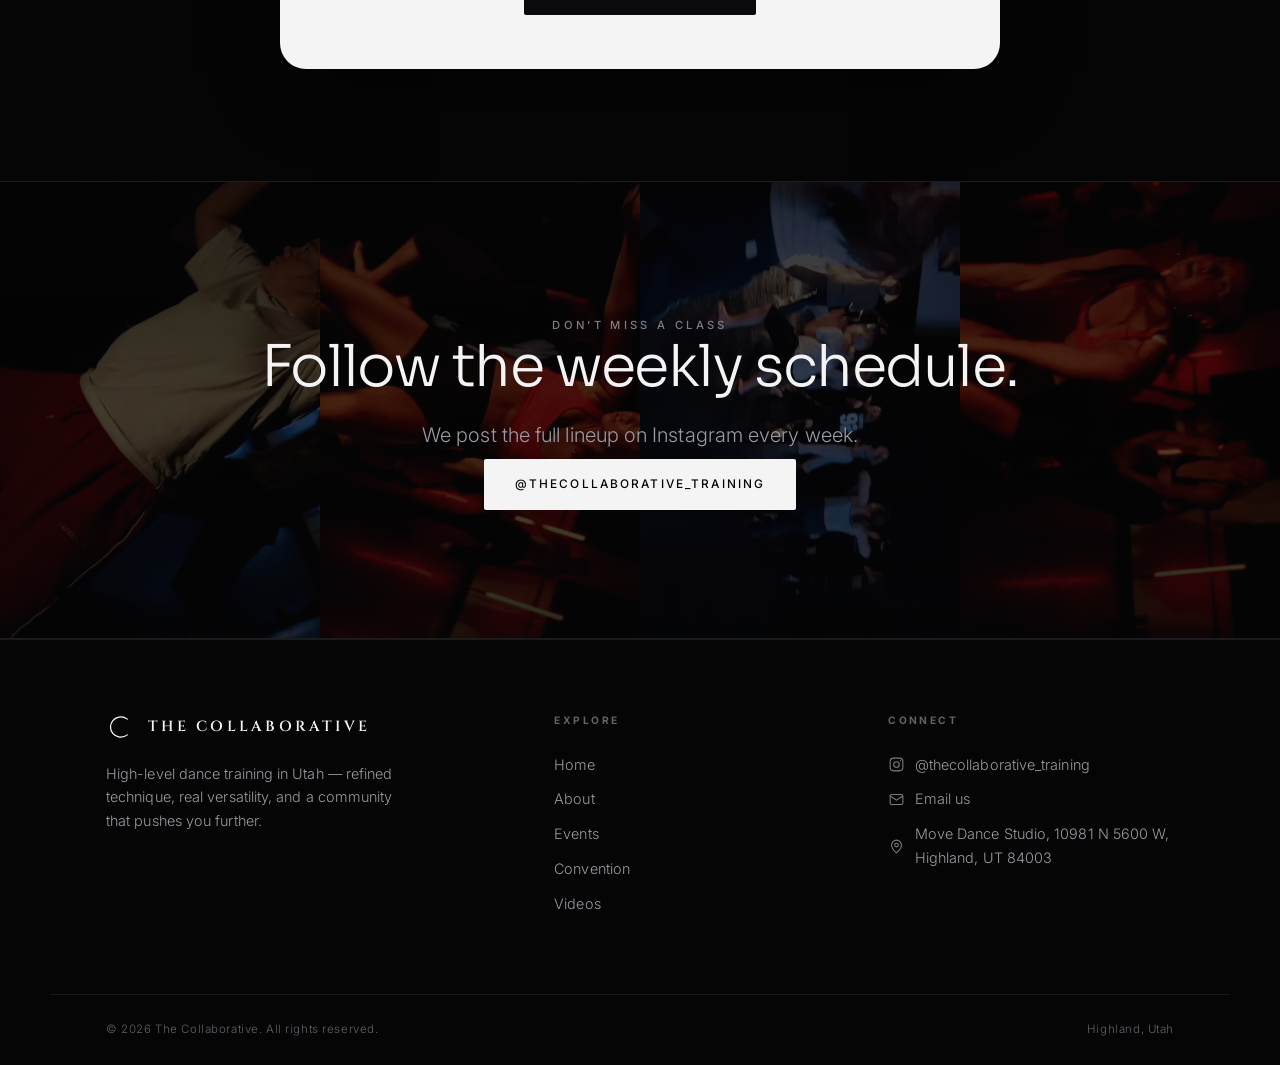
<file: events.html>
<!DOCTYPE html>
<html lang="en">
<head>
  <meta charset="UTF-8" />
  <meta name="viewport" content="width=device-width, initial-scale=1.0" />
  <title>Events &amp; Trainings — The Collaborative</title>
  <meta name="description" content="Upcoming classes, master classes, and intensives at The Collaborative in Highland, Utah. Booking through Mindbody." />
  <link rel="icon" type="image/svg+xml" href="assets/logo-mark.svg" />
  <link rel="stylesheet" href="css/styles.css" />
</head>
<body data-page="events">
  <div id="site-header"></div>

  <!-- ============================ PAGE INTRO ============================ -->
  <section class="section" style="padding-top:clamp(7rem,18vw,11rem)">
    <div class="wrap">
      <div class="intro reveal">
        <span class="eyebrow">What’s coming up</span>
        <h1 class="display">Events &amp; trainings.</h1>
        <p class="lead">Here’s our weekly class schedule — reserve your spot through Mindbody. Master class guests are announced the week of, so follow along on Instagram.</p>
        <div style="display:flex;gap:0.9rem;flex-wrap:wrap;margin-top:1.6rem">
          <a class="btn btn--gold" id="bookAll" href="#" target="_blank" rel="noopener">Book on Mindbody</a>
          <a class="btn btn--ghost" href="https://www.instagram.com/thecollaborative_training/" target="_blank" rel="noopener">Weekly schedule on Instagram</a>
        </div>
      </div>
    </div>
  </section>

  <!-- ============================ WEEKLY SCHEDULE ============================
       Recurring weekly classes grouped by day. Update times / class names
       here; the Reserve buttons point at Mindbody automatically.
  -->
  <section class="section section--tight">
    <div class="wrap">

      <article class="event reveal">
        <div class="event__date">
          <span class="month">Weekly</span>
          <span class="day" style="font-size:2rem">Mon</span>
        </div>
        <div class="event__body">
          <ul class="sched">
            <li><span class="sched__time">7:00 – 8:00 PM </span><span class="sched__name"> Open Adv Technique</span></li>
            <li><span class="sched__time">8:00 – 9:00 PM </span><span class="sched__name"> Master Class</span></li>
          </ul>
        </div>
        <a class="btn btn--ghost event__book" href="#" target="_blank" rel="noopener">Reserve</a>
      </article>

      <article class="event reveal">
        <div class="event__date">
          <span class="month">Weekly</span>
          <span class="day" style="font-size:2rem">Wed</span>
        </div>
        <div class="event__body">
          <ul class="sched">
            <li><span class="sched__time">7:00 – 8:00 PM </span><span class="sched__name"> College Prep</span></li>
            <li><span class="sched__time">8:00 – 9:00 PM </span><span class="sched__name"> Master Class</span></li>
          </ul>
        </div>
        <a class="btn btn--ghost event__book" href="#" target="_blank" rel="noopener">Reserve</a>
      </article>

      <article class="event reveal">
        <div class="event__date">
          <span class="month">Weekly</span>
          <span class="day" style="font-size:2rem">Sat</span>
        </div>
        <div class="event__body">
          <ul class="sched">
            <li><span class="sched__time">9:00 – 10:00 AM </span><span class="sched__name"> Line Lab</span></li>
            <li><span class="sched__time">10:00 – 11:00 AM </span><span class="sched__name"> Ballet</span></li>
            <li><span class="sched__time">11:00 – 12:00 PM </span><span class="sched__name"> Turns</span></li>
          </ul>
        </div>
        <a class="btn btn--ghost event__book" href="#" target="_blank" rel="noopener">Reserve</a>
      </article>

    </div>
  </section>

  <!-- ============================ CONVENTION PLUG (contained white card) ============================ -->
  <section style="padding-bottom:clamp(3.5rem,9vw,7rem)">
    <div class="wrap reveal">
      <div class="solo-card">
        <h2 class="display" style="font-size:clamp(1.5rem,4vw,2.2rem);margin-bottom:0.5rem">Utah Collegiate Convention</h2>
        <span class="eyebrow" style="display:block;margin-bottom:1rem">August 29th</span>
        <p class="lead" style="font-size:1rem">A one-day convention for ’26–’27 seniors, juniors, and sophomores. Three master classes, a technique &amp; turns class, 4 count of 8 spotlights, and a selected solo showcase, with Utah’s top collegiate dance program coaches in the room.</p>
        <a class="btn btn--dark" href="collegiate.html">See the Convention</a>
      </div>
    </div>
  </section>

  <!-- ============================ CTA BAND (photo wall) ============================ -->
  <section class="band band--photos">
    <div class="band__wall" aria-hidden="true">
      <img src="assets/photos/still-1.jpg" alt="" loading="lazy" />
      <img src="assets/photos/still-3.jpg" alt="" loading="lazy" />
      <img src="assets/photos/still-2.jpg" alt="" loading="lazy" />
      <img src="assets/photos/still-4.jpg" alt="" loading="lazy" />
    </div>
    <div class="band__scrim"></div>
    <div class="wrap reveal band__inner">
      <span class="eyebrow">Don’t miss a class</span>
      <h2 class="display">Follow the weekly schedule.</h2>
      <p class="lead" style="max-width:42ch;margin-inline:auto">We post the full lineup on Instagram every week.</p>
      <a class="btn btn--gold" href="https://www.instagram.com/thecollaborative_training/" target="_blank" rel="noopener">@thecollaborative_training</a>
    </div>
  </section>

  <div id="site-footer"></div>
  <script src="js/main.js"></script>
  <script>
    // wire Mindbody booking links + meta icons after chrome loads
    document.addEventListener('DOMContentLoaded', () => {
      setTimeout(() => {
        const mb = window.CONTACT ? window.CONTACT.mindbody : '#';
        document.querySelectorAll('#bookAll, .event__book').forEach(a => a.href = mb);
        document.querySelectorAll('.event__meta [data-icon]').forEach(s => {
          const ic = window.ICONS && window.ICONS[s.dataset.icon];
          if (ic) s.insertAdjacentHTML('afterbegin', ic);
        });
      }, 0);
    });
  </script>
</body>
</html>
</file>
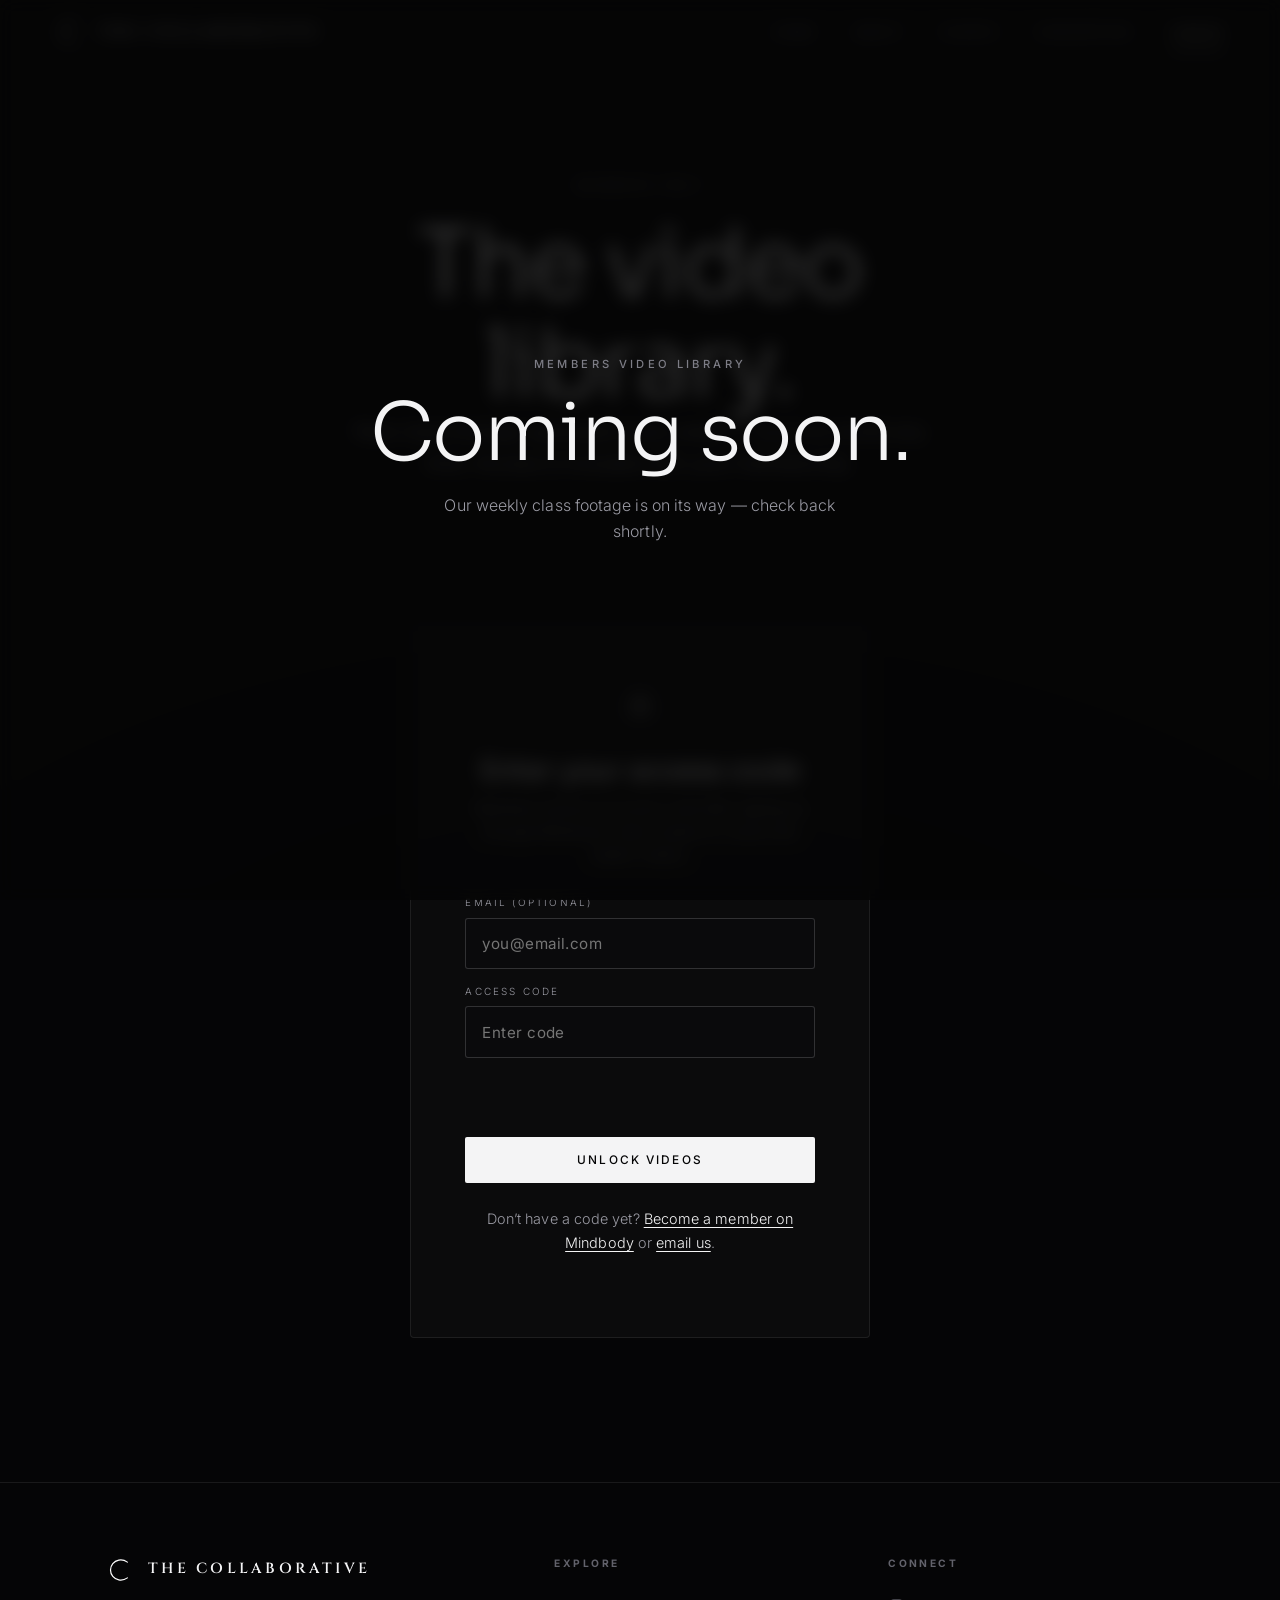
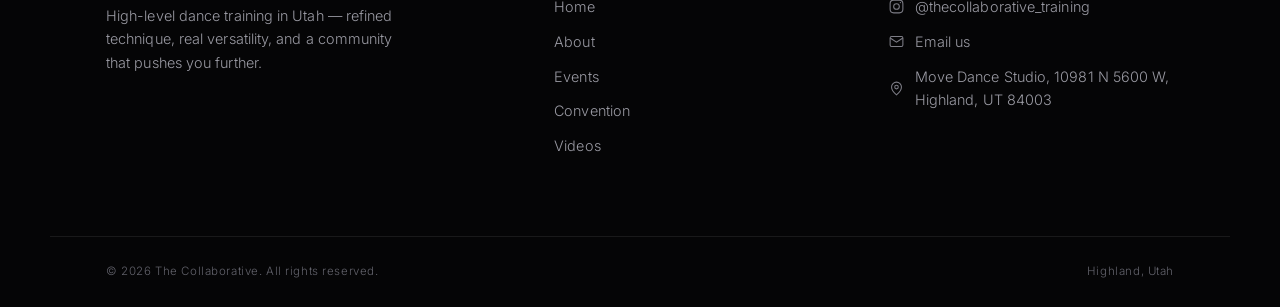
<file: videos.html>
<!DOCTYPE html>
<html lang="en">
<head>
  <meta charset="UTF-8" />
  <meta name="viewport" content="width=device-width, initial-scale=1.0" />
  <title>Members — Video Library — The Collaborative</title>
  <meta name="description" content="Members-only weekly class videos from The Collaborative. Access included with your Mindbody membership." />
  <link rel="icon" type="image/svg+xml" href="assets/logo-mark.svg" />
  <link rel="stylesheet" href="css/styles.css" />
</head>
<body data-page="videos">
  <!-- ============================ COMING SOON OVERLAY ============================
       Covers the whole page. Delete this block to reveal the video library.
  -->
  <div class="coming-soon">
    <div>
      <span class="eyebrow">Members video library</span>
      <h2 class="display">Coming soon.</h2>
      <p>Our weekly class footage is on its way — check back shortly.</p>
    </div>
  </div>

  <div id="site-header"></div>

  <!-- ============================ PAGE INTRO ============================ -->
  <section class="section" style="padding-top:clamp(7rem,18vw,11rem);padding-bottom:0">
    <div class="wrap">
      <div class="intro reveal center" style="margin-inline:auto">
        <span class="eyebrow">Members only</span>
        <h1 class="display">The video library.</h1>
        <p class="lead" style="margin-inline:auto">New class footage uploaded every week — yours to revisit any time. Access is included with your membership.</p>
      </div>
    </div>
  </section>

  <!-- ============================ ACCESS GATE ============================ -->
  <section class="section">
    <div class="wrap">

      <div class="gate reveal" id="gate">
        <div class="gate__lock" id="gateLock"></div>
        <h2 class="display">Enter your access code</h2>
        <p>Members receive an access code after signing up through Mindbody. Enter it below to unlock this week’s videos.</p>
        <form id="gateForm" novalidate>
          <div class="field">
            <label for="email">Email (optional)</label>
            <input type="email" id="email" autocomplete="email" placeholder="you@email.com" />
          </div>
          <div class="field">
            <label for="accessCode">Access code</label>
            <input type="text" id="accessCode" autocomplete="off" placeholder="Enter code" required />
          </div>
          <p class="gate__error" id="gateError"></p>
          <button type="submit" class="btn btn--gold">Unlock Videos</button>
        </form>
        <p class="gate__note">Don’t have a code yet? <a href="#" id="gateMindbody" target="_blank" rel="noopener">Become a member on Mindbody</a> or <a id="gateEmail" href="#">email us</a>.</p>
      </div>

      <!-- ============================ LIBRARY (revealed on unlock) ============================ -->
      <div class="library" id="library">
        <div class="library__head">
          <span class="lock-state" id="lockState"></span>
          <button class="btn-link" id="signOut">Sign out</button>
        </div>
        <div class="weeks" id="weeksGrid"></div>
      </div>

    </div>
  </section>

  <div id="site-footer"></div>
  <script src="js/main.js"></script>
  <script src="js/videos.js"></script>
  <script>
    // wire the "become a member" + email links once chrome is ready
    document.addEventListener('DOMContentLoaded', () => setTimeout(() => {
      if (!window.CONTACT) return;
      const mb = document.getElementById('gateMindbody');
      const em = document.getElementById('gateEmail');
      if (mb) mb.href = window.CONTACT.mindbody;
      if (em) em.href = 'mailto:' + window.CONTACT.email;
    }, 0));
  </script>
</body>
</html>
</file>
<file: css/styles.css>
/* ============================================================
   THE COLLABORATIVE — monochrome · modern · moody
   Self-contained. No build step. Mobile-first.
   Deep black · off-white · silver-grey. No color accent.
   ============================================================ */

@import url('https://fonts.googleapis.com/css2?family=Cinzel:wght@500;600&family=Sora:wght@200;300;400;500;600&family=Inter:wght@300;400;500&display=swap');

/* ---- Design tokens ---- */
:root {
  --bg:        #050506;
  --bg-2:      #0a0a0c;
  --surface:   rgba(255, 255, 255, 0.028);
  --surface-2: rgba(255, 255, 255, 0.055);
  --line:      rgba(255, 255, 255, 0.08);
  --line-2:    rgba(255, 255, 255, 0.16);

  --text:      #f4f4f5;   /* off-white */
  --muted:     #9a9aa3;   /* cool grey */
  --faint:     #62626b;

  --accent:    #e9e9ec;   /* silver — the "accent" is just light */
  --accent-dim:#7d7d86;
  --gold:      var(--accent); /* legacy alias so older markup keeps working */

  --maxw:      1180px;
  --gutter:    clamp(1.25rem, 5vw, 3.5rem);
  --radius:    4px;

  --ff-display: 'Sora', system-ui, sans-serif;
  --ff-body:    'Inter', system-ui, -apple-system, sans-serif;
  --ff-logo:    'Cinzel', Georgia, serif;

  --ease: cubic-bezier(0.16, 1, 0.3, 1);
}

/* ---- Reset ---- */
*, *::before, *::after { box-sizing: border-box; margin: 0; padding: 0; }
html { scroll-behavior: smooth; -webkit-text-size-adjust: 100%; }
body {
  font-family: var(--ff-body);
  background: var(--bg);
  color: var(--text);
  line-height: 1.65;
  font-weight: 300;
  letter-spacing: 0.005em;
  overflow-x: hidden;
  -webkit-font-smoothing: antialiased;
}
img, svg, video { display: block; max-width: 100%; }
a { color: inherit; text-decoration: none; }
button { font-family: inherit; cursor: pointer; border: 0; background: none; color: inherit; }
ul { list-style: none; }

/* subtle vignette over the whole page */
body::after {
  content: ''; position: fixed; inset: 0; pointer-events: none; z-index: 1;
  background: radial-gradient(120% 90% at 50% 120%, rgba(0,0,0,0.5), transparent 55%);
}

/* ---- Typography ---- */
.display {
  font-family: var(--ff-display);
  font-weight: 300;
  line-height: 1.04;
  letter-spacing: -0.025em;
}
h1.display { font-size: clamp(2.6rem, 9vw, 6rem); }
h2.display { font-size: clamp(2rem, 6vw, 3.6rem); }
h3.display { font-size: clamp(1.4rem, 4vw, 2.1rem); }

.eyebrow {
  font-family: var(--ff-body);
  font-size: 0.7rem; font-weight: 500;
  letter-spacing: 0.3em; text-transform: uppercase;
  color: var(--accent-dim);
}
.lead { font-size: clamp(1.02rem, 2.2vw, 1.25rem); color: var(--muted); font-weight: 300; line-height: 1.6; }
.muted { color: var(--muted); }

/* ---- Layout helpers ---- */
.wrap { width: 100%; max-width: var(--maxw); margin-inline: auto; padding-inline: var(--gutter); }
.section { padding-block: clamp(4.5rem, 13vw, 9rem); position: relative; z-index: 2; }
.section--tight { padding-block: clamp(3rem, 8vw, 5rem); }
.stack > * + * { margin-top: 1.1rem; }
.center { text-align: center; }
.divider { height: 1px; background: var(--line); border: 0; }

/* ---- Buttons ---- */
.btn {
  display: inline-flex; align-items: center; gap: 0.6rem;
  padding: 1rem 1.9rem;
  font-size: 0.74rem; font-weight: 500;
  letter-spacing: 0.18em; text-transform: uppercase;
  border-radius: 2px;
  transition: all 0.45s var(--ease);
  white-space: nowrap;
}
.btn--solid,
.btn--gold { background: var(--text); color: #050506; }
.btn--solid:hover,
.btn--gold:hover { background: #fff; transform: translateY(-2px); }
.btn--ghost { border: 1px solid var(--line-2); color: var(--text); }
.btn--ghost:hover { border-color: var(--text); transform: translateY(-2px); }
.btn svg { width: 1em; height: 1em; }

/* ============================================================
   HEADER — persistent top nav (no hamburger)
   ============================================================ */
.site-header {
  position: fixed; top: 0; left: 0; right: 0; z-index: 50;
  display: flex; align-items: center; justify-content: space-between; gap: 1rem;
  padding: 1.05rem var(--gutter);
  transition: background 0.4s var(--ease), backdrop-filter 0.4s var(--ease), border-color 0.4s var(--ease), padding 0.4s var(--ease);
  border-bottom: 1px solid transparent;
}
.site-header.scrolled {
  background: rgba(5,5,6,0.72);
  backdrop-filter: blur(16px) saturate(120%);
  -webkit-backdrop-filter: blur(16px) saturate(120%);
  border-bottom-color: var(--line);
  padding-block: 0.7rem;
}
.brand { display: inline-flex; align-items: center; gap: 0.65rem; flex: none; }
.brand__mark { width: 30px; height: 30px; flex: none; }
.brand__name {
  font-family: var(--ff-logo);
  font-size: 0.92rem; font-weight: 600;
  letter-spacing: 0.22em; text-transform: uppercase;
  padding-left: 0.12em; white-space: nowrap;
}

.nav { display: flex; align-items: center; gap: clamp(1rem, 3vw, 2.4rem); }
.nav a {
  font-size: 0.7rem; letter-spacing: 0.18em; text-transform: uppercase;
  color: var(--muted); font-weight: 400; position: relative; padding-block: 0.4rem;
  transition: color 0.3s var(--ease);
}
.nav a:hover { color: var(--text); }
.nav a[aria-current="page"] { color: var(--text); }
.nav a[aria-current="page"]::after {
  content: ''; position: absolute; left: 0; right: 0; bottom: -2px;
  height: 1px; background: var(--text);
}

@media (max-width: 620px) {
  .brand__name { display: none; }            /* logo mark only — keep tabs roomy */
  .nav { gap: 0.85rem; overflow-x: auto; scrollbar-width: none; -webkit-overflow-scrolling: touch; }
  .nav::-webkit-scrollbar { display: none; }
  .nav a { font-size: 0.62rem; letter-spacing: 0.1em; white-space: nowrap; }
  .site-header { padding-inline: 1rem; gap: 0.6rem; }
}

/* ============================================================
   HERO — wall of reels + scrim + logo lockup on top
   ============================================================ */
.hero {
  position: relative; min-height: 100svh;
  display: flex; align-items: center; justify-content: center; text-align: center;
  overflow: hidden; z-index: 2;
  background: var(--bg);
}
.hero__reels {
  position: absolute; inset: 0; z-index: 0;
  display: grid; grid-template-columns: repeat(3, 1fr);
}
.reel { position: relative; overflow: hidden; background: #0c0c0f; }
.reel + .reel { border-left: 1px solid rgba(255,255,255,0.05); }
.reel video, .reel img { position: absolute; inset: 0; width: 100%; height: 100%; object-fit: cover; }
.reel .reel-ph {
  position: absolute; inset: 0;
  display: flex; flex-direction: column; align-items: center; justify-content: center; gap: 0.6rem;
  background: repeating-linear-gradient(135deg, rgba(255,255,255,0.015) 0 14px, transparent 14px 28px);
  color: var(--faint);
}
.reel .reel-ph svg { width: 26px; height: 26px; opacity: 0.5; }
.reel .reel-ph span { font-size: 0.56rem; letter-spacing: 0.24em; text-transform: uppercase; }

.hero__scrim {
  position: absolute; inset: 0; z-index: 1;
  background:
    radial-gradient(120% 80% at 50% 50%, rgba(5,5,6,0.55), rgba(5,5,6,0.82) 70%, rgba(5,5,6,0.95)),
    linear-gradient(180deg, rgba(5,5,6,0.65) 0%, rgba(5,5,6,0.35) 45%, rgba(5,5,6,0.92) 100%);
}
.hero__inner { position: relative; z-index: 2; padding-inline: var(--gutter); }
.hero__logo { width: clamp(78px, 16vw, 110px); height: auto; margin: 0 auto 2rem; }
.hero__inner .eyebrow { display: block; margin-bottom: 1.4rem; }
.hero h1 { max-width: none; margin-inline: auto; white-space: nowrap; letter-spacing: -0.035em; font-size: clamp(1.35rem, 5.7vw, 5rem); }
.hero .lead { max-width: 48ch; margin: 1.6rem auto 0; }
.hero__cta { margin-top: 2.6rem; display: flex; flex-wrap: wrap; gap: 0.9rem; justify-content: center; }

/* small per-reel marker the user can delete once real video is in */
.reel__tag {
  position: absolute; top: 0.8rem; left: 50%; transform: translateX(-50%); z-index: 3;
  font-size: 0.5rem; letter-spacing: 0.22em; text-transform: uppercase;
  color: var(--accent-dim); border: 1px dashed var(--line-2); border-radius: 999px;
  padding: 0.3rem 0.65rem; background: rgba(0,0,0,0.4); white-space: nowrap;
}

/* ============================================================
   PLACEHOLDERS
   ============================================================ */
.placeholder {
  position: relative;
  display: flex; flex-direction: column; align-items: center; justify-content: center; gap: 0.6rem;
  background: repeating-linear-gradient(135deg, rgba(255,255,255,0.014) 0 14px, transparent 14px 28px), var(--surface);
  border: 1px solid var(--line); border-radius: var(--radius);
  color: var(--faint); text-align: center; padding: 1.5rem; aspect-ratio: 4 / 5;
}
.placeholder svg { width: 28px; height: 28px; opacity: 0.5; }
.placeholder span { font-size: 0.6rem; letter-spacing: 0.22em; text-transform: uppercase; }
.placeholder--wide { aspect-ratio: 16 / 9; }
.placeholder--tall { aspect-ratio: 3 / 4; }

/* ---- Section intro ---- */
.intro { max-width: 62ch; }
.intro .eyebrow { display: block; margin-bottom: 1.3rem; }
.intro h2 { margin-bottom: 1.3rem; }

/* ---- Values ---- */
.values { display: grid; gap: 1px; background: var(--line); border-block: 1px solid var(--line); }
.values li { background: var(--bg); padding: 1.8rem var(--gutter); display: flex; align-items: baseline; gap: 1rem; }
.values .num { font-size: 0.66rem; letter-spacing: 0.22em; color: var(--accent-dim); font-weight: 500; }
.values .word { font-family: var(--ff-display); font-size: 1.35rem; font-weight: 300; letter-spacing: -0.01em; }
@media (min-width: 720px) {
  .values { grid-template-columns: repeat(5, 1fr); }
  .values li { flex-direction: column; gap: 0.9rem; padding: 2.6rem 1.5rem; }
}

/* ---- Cards ---- */
.cards { display: grid; gap: 1px; background: var(--line); border: 1px solid var(--line); border-radius: var(--radius); overflow: hidden; }
@media (min-width: 760px) { .cards--3 { grid-template-columns: repeat(3, 1fr); } .cards--2 { grid-template-columns: repeat(2, 1fr); } }
.card {
  background: var(--bg); padding: 2.4rem 2rem;
  transition: background 0.45s var(--ease);
}
.card:hover { background: var(--surface); }
.card__price { font-family: var(--ff-display); font-size: 2rem; font-weight: 200; color: var(--text); }
.card__price small { font-size: 0.78rem; color: var(--muted); font-weight: 400; letter-spacing: 0.08em; }
.card h3 { margin: 0.6rem 0 0.8rem; font-family: var(--ff-display); font-size: 1.35rem; font-weight: 400; }
.card p { color: var(--muted); font-size: 0.92rem; }

/* ---- Statement ---- */
.statement { text-align: center; max-width: 24ch; margin-inline: auto; }

/* ---- Full-bleed photo band ---- */
.photoband {
  position: relative; z-index: 2; overflow: hidden;
  min-height: clamp(380px, 62vh, 640px);
  display: flex; align-items: center; justify-content: center; text-align: center;
}
.photoband img { position: absolute; inset: 0; width: 100%; height: 100%; object-fit: cover; object-position: center 50%; }
.photoband__scrim {
  position: absolute; inset: 0;
  background: linear-gradient(180deg, rgba(5,5,6,0.62), rgba(5,5,6,0.5) 50%, rgba(5,5,6,0.72));
}
.photoband__inner { position: relative; z-index: 2; padding-inline: var(--gutter); }

/* ============================================================
   COLLEGIATE CONVENTION
   ============================================================ */
.facts {
  display: grid; grid-template-columns: repeat(2, 1fr); gap: 1px;
  background: var(--line); border: 1px solid var(--line);
  border-radius: var(--radius); overflow: hidden; margin-top: 3rem;
}
@media (min-width: 760px) { .facts { grid-template-columns: repeat(4, 1fr); } }
.fact { background: var(--bg); padding: 1.8rem 1.4rem; text-align: center; display: flex; flex-direction: column; gap: 0.5rem; }
.fact__k { font-size: 0.6rem; letter-spacing: 0.24em; text-transform: uppercase; color: var(--accent-dim); }
.fact__v { font-family: var(--ff-display); font-size: 1.4rem; font-weight: 300; }
.fact__v small { font-size: 0.7rem; color: var(--muted); letter-spacing: 0.06em; }

.colleges { display: grid; gap: 1.2rem; }
@media (min-width: 760px) { .colleges { grid-template-columns: repeat(3, 1fr); } }
.college {
  background: var(--surface); border: 1px solid var(--line); border-radius: var(--radius);
  padding: 2rem; transition: border-color 0.4s var(--ease), transform 0.4s var(--ease);
}
.college:hover { border-color: var(--line-2); transform: translateY(-3px); }
.college__mark {
  width: 92px; height: 92px; margin-bottom: 1.4rem;
  display: grid; place-items: center; padding: 14px;
  background: #ffffff; border-radius: var(--radius);
}
.college__mark img { width: 100%; height: 100%; object-fit: contain; }
.college h3 { font-family: var(--ff-display); font-size: 1.4rem; font-weight: 400; }
.college .loc { font-size: 0.62rem; letter-spacing: 0.2em; text-transform: uppercase; color: var(--accent-dim); margin: 0.35rem 0 0.9rem; }
.college p { color: var(--muted); font-size: 0.9rem; margin-bottom: 1.1rem; }
.college .link { font-size: 0.68rem; letter-spacing: 0.14em; text-transform: uppercase; color: var(--text); border-bottom: 1px solid var(--line-2); padding-bottom: 2px; }
.college .link:hover { color: var(--accent); border-color: var(--accent); }

/* ---- About intro image ---- */
.about-hero { display: grid; gap: 2.5rem; align-items: center; }
@media (min-width: 860px) { .about-hero { grid-template-columns: 1.1fr 0.9fr; gap: 4rem; } }
.about-hero__img { border-radius: var(--radius); overflow: hidden; }
.about-hero__img img { width: 100%; height: 100%; object-fit: cover; aspect-ratio: 3 / 4; }

/* ============================================================
   ABOUT
   ============================================================ */
.founder { display: grid; gap: 2.5rem; align-items: center; }
@media (min-width: 860px) { .founder { grid-template-columns: 0.85fr 1fr; gap: 4.5rem; } }
.founder__photo { max-width: 460px; }
.founder__photo .placeholder { aspect-ratio: 3 / 4; }

.team { display: grid; gap: 2.5rem 1.5rem; }
@media (min-width: 620px) { .team { grid-template-columns: repeat(2, 1fr); } }
@media (min-width: 940px) { .team { grid-template-columns: repeat(3, 1fr); } }
.member__photo .placeholder { aspect-ratio: 4 / 5; margin-bottom: 1.2rem; }
.member h3 { font-family: var(--ff-display); font-size: 1.3rem; font-weight: 400; }
.member .role { font-size: 0.64rem; letter-spacing: 0.22em; text-transform: uppercase; color: var(--accent-dim); margin: 0.35rem 0 0.8rem; }
.member p { color: var(--muted); font-size: 0.9rem; }

/* ---- Two centered trainers ---- */
.team--duo { display: flex; flex-wrap: wrap; justify-content: center; gap: 2.5rem 3rem; }
.team--duo .member { flex: 0 1 300px; max-width: 300px; }
.member--center { text-align: center; }
.member--center .role { margin-bottom: 0; }

/* ---- Guest choreographer name list ---- */
.choreo-list {
  list-style: none;
  margin: 0;
  padding: 0;
  columns: 2;
  column-gap: 2.5rem;
}
@media (min-width: 620px) { .choreo-list { columns: 3; } }
@media (min-width: 940px) { .choreo-list { columns: 4; } }
.choreo-list li {
  font-family: var(--ff-display);
  font-size: 1.05rem;
  padding-block: 0.55rem;
  border-bottom: 1px solid var(--line);
  break-inside: avoid;
}

/* ============================================================
   EVENTS
   ============================================================ */
.event { display: grid; gap: 1.5rem; border-top: 1px solid var(--line); padding-block: 2.3rem; align-items: center; }
.event:last-child { border-bottom: 1px solid var(--line); }
@media (min-width: 760px) { .event { grid-template-columns: 120px 1fr auto; gap: 2.5rem; } }
.event__date { display: inline-flex; flex-direction: column; align-items: flex-start; font-family: var(--ff-display); }
.event__date .month { font-size: 0.68rem; letter-spacing: 0.26em; text-transform: uppercase; color: var(--accent-dim); font-family: var(--ff-body); font-weight: 500; }
.event__date .day { font-size: 2.8rem; line-height: 1; font-weight: 200; }
.event__date .year { font-size: 0.78rem; color: var(--muted); letter-spacing: 0.08em; }
.event__body h3 { font-family: var(--ff-display); font-size: 1.5rem; font-weight: 400; margin-bottom: 0.4rem; }
.event__body p { color: var(--muted); font-size: 0.92rem; }
.event__meta { display: flex; flex-wrap: wrap; gap: 1.2rem; margin-top: 0.9rem; font-size: 0.76rem; color: var(--faint); letter-spacing: 0.05em; }
.event__meta span { display: inline-flex; align-items: center; gap: 0.45rem; }
.event__meta svg { width: 15px; height: 15px; color: var(--accent-dim); }
.tag {
  display: inline-block; font-size: 0.6rem; letter-spacing: 0.22em; text-transform: uppercase;
  color: var(--accent-dim); border: 1px solid var(--line-2); border-radius: 999px;
  padding: 0.28rem 0.75rem; margin-bottom: 0.9rem;
}

/* ============================================================
   VIDEOS
   ============================================================ */
.gate {
  max-width: 460px; margin-inline: auto; text-align: center;
  background: var(--surface); border: 1px solid var(--line);
  border-radius: var(--radius); padding: clamp(2rem, 6vw, 3.4rem);
}
.gate__lock { width: 54px; height: 54px; margin: 0 auto 1.5rem; display: grid; place-items: center; border: 1px solid var(--line-2); border-radius: 50%; color: var(--text); }
.gate__lock svg { width: 22px; height: 22px; }
.gate h2 { font-family: var(--ff-display); font-size: 1.8rem; font-weight: 400; margin-bottom: 0.6rem; }
.gate p { color: var(--muted); font-size: 0.9rem; margin-bottom: 1.7rem; }
.gate form { display: grid; gap: 0.85rem; text-align: left; }
.field label { font-size: 0.62rem; letter-spacing: 0.22em; text-transform: uppercase; color: var(--muted); display: block; margin-bottom: 0.45rem; }
.field input {
  width: 100%; padding: 0.95rem 1rem;
  background: var(--bg-2); border: 1px solid var(--line-2); border-radius: 3px;
  color: var(--text); font-family: inherit; font-size: 0.95rem; letter-spacing: 0.03em;
  transition: border-color 0.3s var(--ease);
}
.field input:focus { outline: none; border-color: var(--text); }
.gate .btn { width: 100%; justify-content: center; margin-top: 0.5rem; }
.gate__error { color: #e08a7d; font-size: 0.82rem; min-height: 1.2em; }
.gate__note { margin-top: 1.5rem; font-size: 0.78rem; color: var(--faint); }
.gate__note a { color: var(--text); text-decoration: underline; text-underline-offset: 3px; }

.library { display: none; }
.library.is-open { display: block; }
.library__head { display: flex; flex-wrap: wrap; align-items: center; justify-content: space-between; gap: 1rem; margin-bottom: 2.6rem; }
.library__head .lock-state { font-size: 0.7rem; letter-spacing: 0.16em; text-transform: uppercase; color: var(--accent-dim); display: inline-flex; align-items: center; gap: 0.5rem; }
.library__head .lock-state svg { width: 15px; height: 15px; }
.btn-link { font-size: 0.7rem; letter-spacing: 0.14em; text-transform: uppercase; color: var(--muted); border-bottom: 1px solid var(--line-2); padding-bottom: 2px; }
.btn-link:hover { color: var(--text); border-color: var(--text); }

.weeks { display: grid; gap: 1.5rem; }
@media (min-width: 720px) { .weeks { grid-template-columns: repeat(2, 1fr); } }
@media (min-width: 1000px) { .weeks { grid-template-columns: repeat(3, 1fr); } }
.video-card { background: var(--surface); border: 1px solid var(--line); border-radius: var(--radius); overflow: hidden; transition: border-color 0.45s var(--ease), transform 0.45s var(--ease); }
.video-card:hover { border-color: var(--line-2); transform: translateY(-3px); }
.video-card__thumb { position: relative; aspect-ratio: 16 / 9; }
.video-card__thumb .placeholder { border: 0; border-radius: 0; aspect-ratio: 16/9; height: 100%; }
.video-card__thumb iframe { width: 100%; height: 100%; border: 0; }
.video-card__play { position: absolute; inset: 0; display: grid; place-items: center; background: rgba(0,0,0,0.25); color: var(--text); }
.video-card__play svg { width: 44px; height: 44px; opacity: 0.85; }
.video-card__body { padding: 1.2rem 1.3rem 1.5rem; }
.video-card__week { font-size: 0.62rem; letter-spacing: 0.22em; text-transform: uppercase; color: var(--accent-dim); }
.video-card__body h3 { font-family: var(--ff-display); font-size: 1.2rem; font-weight: 400; margin: 0.35rem 0; }
.video-card__body p { color: var(--muted); font-size: 0.84rem; }

/* ============================================================
   CTA BAND
   ============================================================ */
.band { position: relative; z-index: 2; text-align: center; padding-block: clamp(4.5rem, 13vw, 8rem); background: var(--bg-2); border-block: 1px solid var(--line); }
.band h2 { margin-bottom: 1.4rem; }
.band .btn { margin-top: 0.5rem; }

/* photo-wall variant (behind a CTA band) */
.band--photos { overflow: hidden; }
.band--photos .band__inner { position: relative; z-index: 2; }
.band__wall { position: absolute; inset: 0; z-index: 0; display: grid; grid-template-columns: repeat(2, 1fr); }
@media (min-width: 760px) { .band__wall { grid-template-columns: repeat(4, 1fr); } }
.band__wall img { width: 100%; height: 100%; object-fit: cover; }
.band__scrim { position: absolute; inset: 0; z-index: 1; background: linear-gradient(180deg, rgba(5,5,6,0.8), rgba(5,5,6,0.7) 50%, rgba(5,5,6,0.85)); }

/* ---- Inverted "Submit your solo" band (white, to stand out) ---- */
.solo {
  position: relative; z-index: 2; text-align: center;
  background: #f4f4f5; color: #0a0a0c;
  padding-block: clamp(4.5rem, 13vw, 8rem);
  border-block: 1px solid var(--line);
}
.solo .eyebrow { color: #6a6a72; }
.solo .display { color: #0a0a0c; margin-bottom: 1.2rem; }
.solo .lead { color: #3a3a40; max-width: 52ch; }
.solo .btn { margin-top: 2rem; }
.solo__note { color: #6a6a72; font-size: 0.78rem; margin-top: 1rem; }
/* solo requirements list */
.solo-reqs { list-style: none; max-width: 46ch; margin: 1.6rem auto 0; text-align: left; display: grid; gap: 0.6rem; }
.solo-reqs li { position: relative; padding-left: 1.4rem; color: #3a3a40; font-size: 0.95rem; }
.solo-reqs li::before { content: ''; position: absolute; left: 2px; top: 0.62em; width: 6px; height: 6px; border-radius: 50%; background: #0a0a0c; }
.solo-reqs strong { color: #0a0a0c; font-weight: 500; }
/* upload-preview affordance (opens the Google Form) */
.uploader {
  display: flex; flex-direction: column; align-items: center; gap: 0.35rem;
  max-width: 420px; margin: 2rem auto 0; padding: 2.2rem 1.5rem;
  border: 2px dashed #c4c4cc; border-radius: 18px; background: #fff; color: #0a0a0c;
  transition: border-color 0.35s var(--ease), background 0.35s var(--ease), transform 0.35s var(--ease), box-shadow 0.35s var(--ease);
}
.uploader:hover { border-color: #0a0a0c; background: #fafafa; transform: translateY(-3px); box-shadow: 0 22px 50px -28px rgba(0,0,0,0.5); }
.uploader__icon { width: 56px; height: 56px; display: grid; place-items: center; border-radius: 50%; background: #0a0a0c; color: #fff; margin-bottom: 0.5rem; transition: transform 0.35s var(--ease); }
.uploader:hover .uploader__icon { transform: translateY(-2px); }
.uploader__icon svg { width: 26px; height: 26px; }
.uploader__title { font-family: var(--ff-display); font-size: 1.12rem; }
.uploader__hint { font-size: 0.66rem; letter-spacing: 0.16em; text-transform: uppercase; color: #6a6a72; }
/* dark button for use on light backgrounds */
.btn--dark { background: #0a0a0c; color: #f4f4f5; }
.btn--dark:hover { background: #000; transform: translateY(-2px); }

/* full-page "coming soon" overlay (Videos page) */
.coming-soon {
  position: fixed; inset: 0; z-index: 9999;
  display: grid; place-items: center; text-align: center; padding: 2rem;
  background: rgba(5, 5, 6, 0.8);
  -webkit-backdrop-filter: blur(9px); backdrop-filter: blur(9px);
}
.coming-soon .eyebrow { display: block; margin-bottom: 1.1rem; color: var(--accent-dim); }
.coming-soon .display { font-size: clamp(2.6rem, 9vw, 5rem); margin-bottom: 1.1rem; }
.coming-soon p { color: var(--muted); max-width: 42ch; margin-inline: auto; }

/* contained white "window" card (e.g. convention plug on Events) */
.solo-card {
  background: #f4f4f5; color: #0a0a0c;
  max-width: 720px; margin-inline: auto; text-align: center;
  border-radius: 26px;
  padding: clamp(2.2rem, 5vw, 3.4rem) clamp(1.6rem, 5vw, 3rem);
  box-shadow: 0 30px 80px -32px rgba(0, 0, 0, 0.65);
  transition: transform 0.45s var(--ease), box-shadow 0.45s var(--ease), background 0.45s var(--ease);
}
.solo-card:hover {
  transform: translateY(-6px);
  background: #ffffff;
  box-shadow: 0 42px 100px -30px rgba(0, 0, 0, 0.72);
}
.solo-card .eyebrow { color: #6a6a72; }
.solo-card .display { color: #0a0a0c; }
.solo-card .lead { color: #3a3a40; max-width: 52ch; margin-inline: auto; }
.solo-card .btn { margin-top: 1.4rem; }

/* ============================================================
   FOOTER
   ============================================================ */
.site-footer { position: relative; z-index: 2; background: var(--bg); border-top: 1px solid var(--line); }
.footer-grid { display: grid; gap: 2.5rem; padding-block: clamp(3rem, 8vw, 4.5rem); }
@media (min-width: 760px) { .footer-grid { grid-template-columns: 1.4fr 1fr 1fr; gap: 3rem; } }
.footer-brand .brand { margin-bottom: 1.2rem; }
.footer-brand .brand__name { display: inline; }
.footer-brand p { color: var(--muted); font-size: 0.9rem; max-width: 34ch; }
.footer-col h4 { font-size: 0.64rem; letter-spacing: 0.24em; text-transform: uppercase; color: var(--faint); margin-bottom: 1.1rem; }
.footer-col a, .footer-col p { display: flex; align-items: center; gap: 0.6rem; color: var(--muted); font-size: 0.9rem; padding-block: 0.35rem; }
.footer-col a:hover { color: var(--text); }
.footer-col svg { width: 17px; height: 17px; color: var(--accent-dim); flex: none; }
.footer-bottom { border-top: 1px solid var(--line); padding-block: 1.6rem; display: flex; flex-wrap: wrap; justify-content: space-between; gap: 0.8rem; font-size: 0.72rem; color: var(--faint); letter-spacing: 0.05em; }

/* ---- reveal-on-scroll ---- */
.reveal { opacity: 0; transform: translateY(22px); transition: opacity 0.9s var(--ease), transform 0.9s var(--ease); }
.reveal.in { opacity: 1; transform: none; }
@media (prefers-reduced-motion: reduce) {
  .reveal { opacity: 1; transform: none; transition: none; }
  html { scroll-behavior: auto; }
}
</file>
